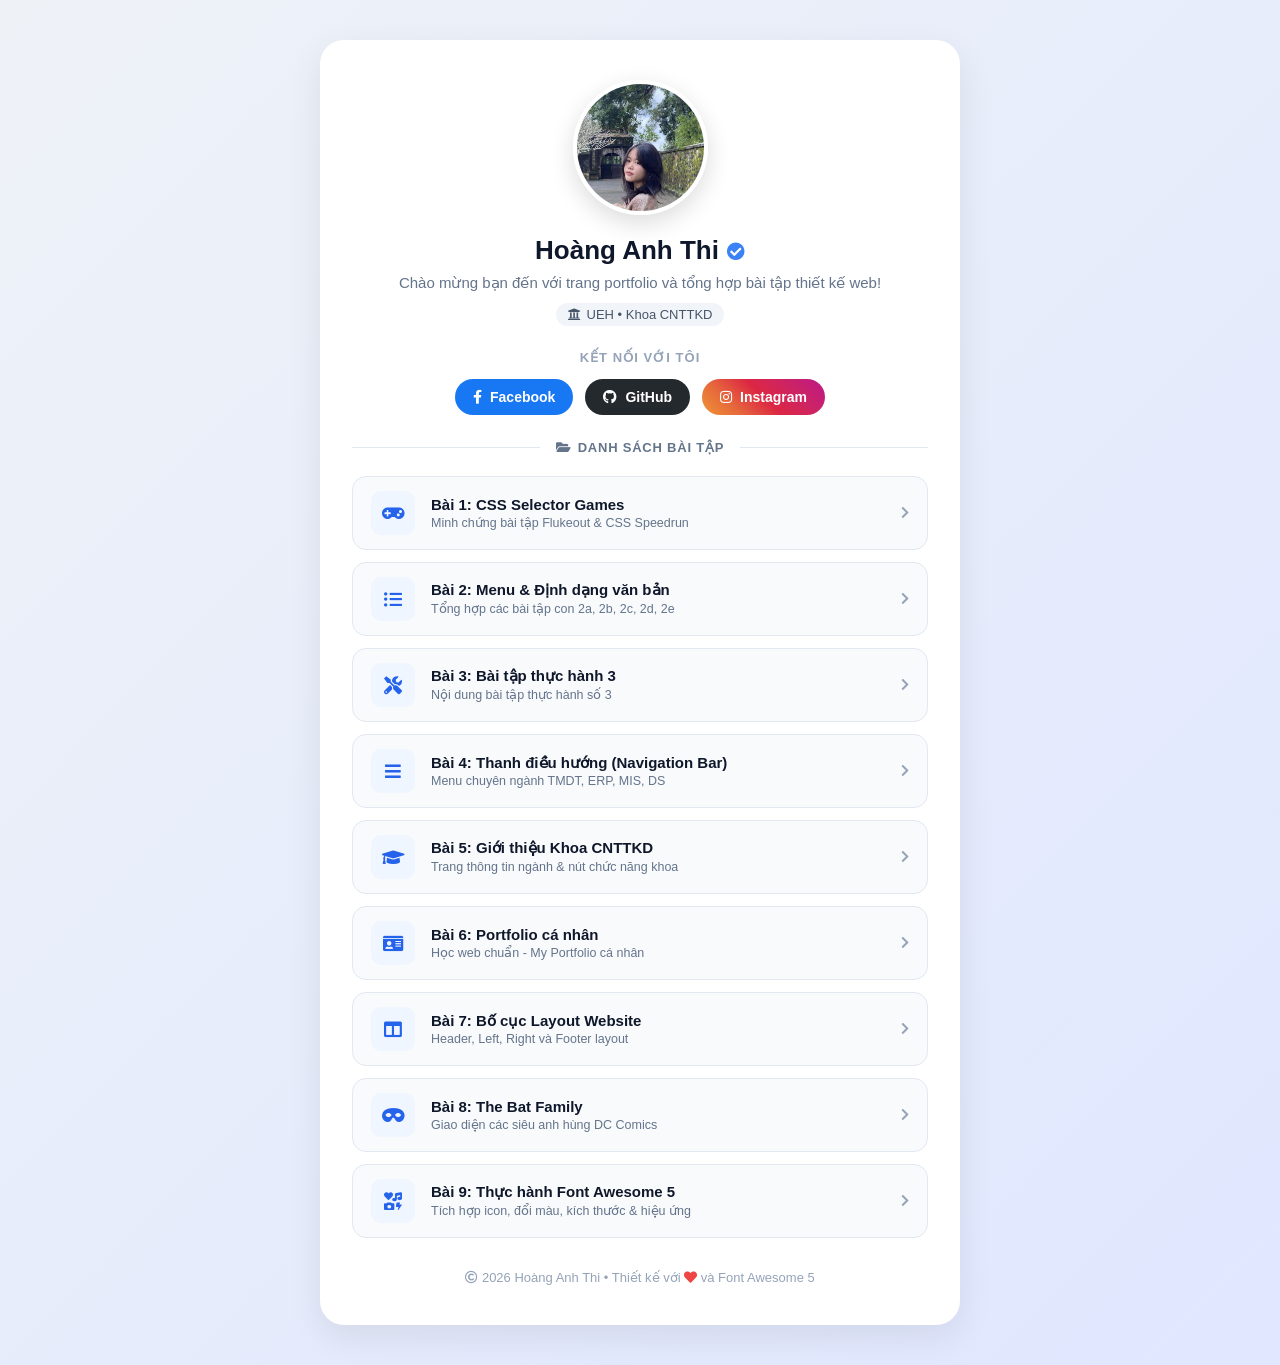
<file: index.html>
<!DOCTYPE html>
<html lang="vi">
<head>
    <meta charset="UTF-8">
    <meta name="viewport" content="width=device-width, initial-scale=1.0">
    <meta http-equiv="refresh" content="0; url=VeNha/">
    <title>Hoàng Anh Thi - Tuần 03</title>
    <script>
        window.location.replace("VeNha/");
    </script>
</head>
<body>
    <p>Đang chuyển hướng đến <a href="VeNha/">VeNha/</a>...</p>
</body>
</html>
</file>
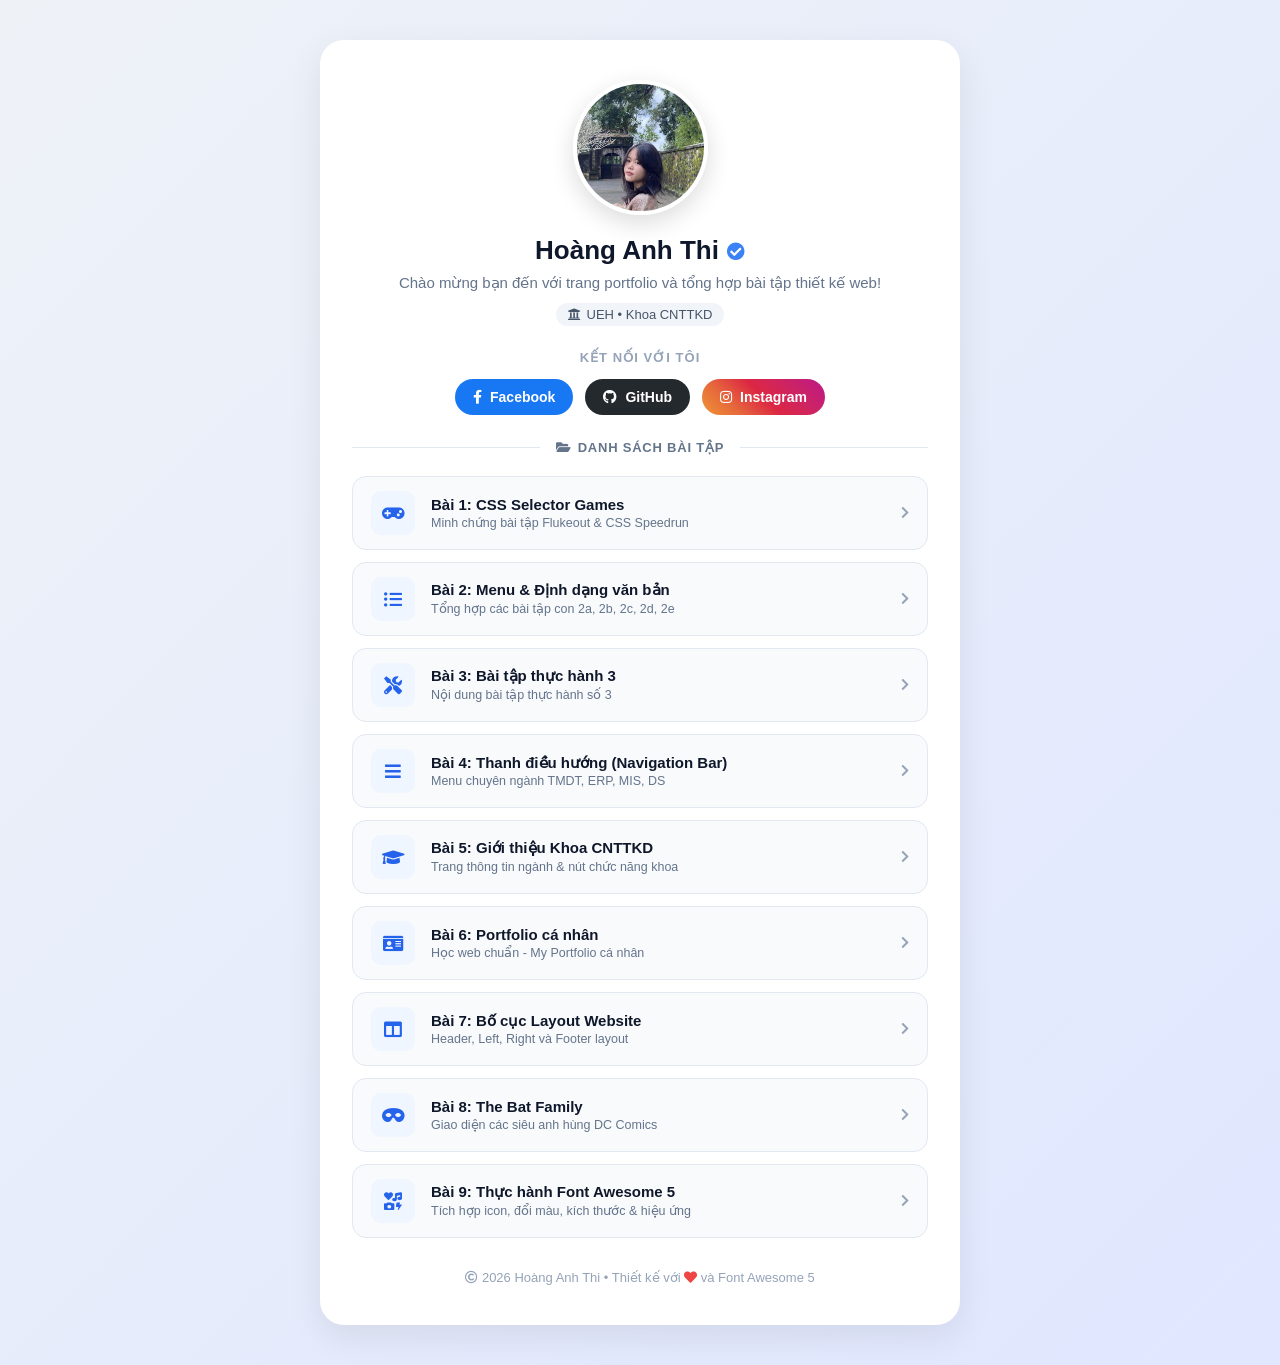
<file: VeNha/index.html>
<!DOCTYPE html>
<html lang="vi">
<head>
    <meta charset="UTF-8">
    <meta name="viewport" content="width=device-width, initial-scale=1.0">
    <title>Hoàng Anh Thi - Trang Cá Nhân & Danh Sách Bài Tập</title>
    <!-- Nhúng Font Awesome 5 CDN -->
    <link rel="stylesheet" href="https://cdnjs.cloudflare.com/ajax/libs/font-awesome/5.15.4/css/all.min.css">
    <style>
        * {
            box-sizing: border-box;
            margin: 0;
            padding: 0;
        }

        body {
            font-family: -apple-system, BlinkMacSystemFont, "Segoe UI", Roboto, Helvetica, Arial, sans-serif;
            background: linear-gradient(135deg, #eef2f7 0%, #e0e7ff 100%);
            min-height: 100vh;
            display: flex;
            justify-content: center;
            align-items: center;
            padding: 40px 16px;
            color: #1e293b;
        }

        .card-container {
            width: 100%;
            max-width: 640px;
            background: #ffffff;
            border-radius: 24px;
            padding: 40px 32px;
            box-shadow: 0 12px 35px rgba(0, 0, 0, 0.08);
            text-align: center;
        }

        /* 1. Phần Avatar & Thông tin cá nhân */
        .avatar-wrapper {
            display: inline-block;
            position: relative;
            margin-bottom: 16px;
        }

        .avatar {
            width: 135px;
            height: 135px;
            border-radius: 50%;
            object-fit: cover;
            object-position: center 35%;
            border: 4px solid #ffffff;
            box-shadow: 0 8px 24px rgba(0, 0, 0, 0.14);
            display: block;
            transition: transform 0.3s ease, box-shadow 0.3s ease;
        }

        .avatar:hover {
            transform: scale(1.05);
            box-shadow: 0 12px 28px rgba(0, 0, 0, 0.18);
        }

        .profile-name {
            font-size: 26px;
            font-weight: 800;
            color: #0f172a;
            margin-bottom: 6px;
            display: flex;
            align-items: center;
            justify-content: center;
            gap: 8px;
        }

        .verified-badge {
            color: #3b82f6;
            font-size: 18px;
        }

        .profile-bio {
            font-size: 15px;
            color: #64748b;
            line-height: 1.5;
            margin-bottom: 8px;
        }

        .profile-tag {
            display: inline-flex;
            align-items: center;
            gap: 6px;
            background: #f1f5f9;
            color: #475569;
            font-size: 13px;
            font-weight: 500;
            padding: 4px 12px;
            border-radius: 20px;
            margin-bottom: 24px;
        }

        /* 2. Các liên kết Mạng Xã Hội */
        .social-section {
            margin-bottom: 32px;
        }

        .social-title {
            font-size: 13px;
            font-weight: 700;
            text-transform: uppercase;
            letter-spacing: 0.08em;
            color: #94a3b8;
            margin-bottom: 14px;
        }

        .social-links {
            display: flex;
            justify-content: center;
            gap: 12px;
            flex-wrap: wrap;
        }

        .social-btn {
            display: inline-flex;
            align-items: center;
            gap: 8px;
            padding: 10px 18px;
            border-radius: 50px;
            text-decoration: none;
            font-size: 14px;
            font-weight: 600;
            color: #ffffff;
            transition: transform 0.25s ease, box-shadow 0.25s ease;
        }

        .social-btn:hover {
            transform: translateY(-3px);
            box-shadow: 0 8px 18px rgba(0, 0, 0, 0.15);
        }

        .social-fb {
            background-color: #1877f2;
        }

        .social-gh {
            background-color: #24292e;
        }

        .social-ig {
            background: linear-gradient(45deg, #f09433 0%, #e6683c 25%, #dc2743 50%, #cc2366 75%, #bc1888 100%);
        }

        /* Đường phân cách */
        .divider {
            height: 1px;
            background: #e2e8f0;
            margin: 28px 0;
            position: relative;
        }

        .divider-text {
            position: absolute;
            top: 50%;
            left: 50%;
            transform: translate(-50%, -50%);
            background: #ffffff;
            padding: 0 16px;
            font-size: 13px;
            font-weight: 700;
            color: #64748b;
            text-transform: uppercase;
            letter-spacing: 0.06em;
            display: flex;
            align-items: center;
            gap: 6px;
        }

        /* 3. Danh sách các nút liên kết bài tập */
        .exercise-list {
            display: flex;
            flex-direction: column;
            gap: 12px;
        }

        .btn-exercise {
            display: flex;
            align-items: center;
            padding: 14px 18px;
            background: #f8fafc;
            border: 1px solid #e2e8f0;
            border-radius: 14px;
            text-decoration: none;
            color: #1e293b;
            transition: all 0.25s ease;
        }

        .btn-exercise:hover {
            background: #ffffff;
            border-color: #3b82f6;
            box-shadow: 0 6px 18px rgba(59, 130, 246, 0.12);
            transform: translateX(4px);
        }

        .exercise-icon-box {
            width: 44px;
            height: 44px;
            border-radius: 10px;
            background: #eff6ff;
            color: #2563eb;
            display: flex;
            align-items: center;
            justify-content: center;
            font-size: 18px;
            margin-right: 16px;
            flex-shrink: 0;
            transition: background 0.2s, color 0.2s;
        }

        .btn-exercise:hover .exercise-icon-box {
            background: #2563eb;
            color: #ffffff;
        }

        .exercise-text {
            flex: 1;
            text-align: left;
        }

        .exercise-title {
            font-size: 15px;
            font-weight: 700;
            color: #0f172a;
            margin-bottom: 2px;
        }

        .exercise-sub {
            font-size: 12.5px;
            color: #64748b;
        }

        .exercise-arrow {
            color: #94a3b8;
            font-size: 13px;
            transition: transform 0.2s, color 0.2s;
            margin-left: 8px;
        }

        .btn-exercise:hover .exercise-arrow {
            color: #2563eb;
            transform: translateX(4px);
        }

        /* Footer */
        footer {
            margin-top: 32px;
            font-size: 13px;
            color: #94a3b8;
        }

        footer i.fa-heart {
            color: #ef4444;
        }
    </style>
</head>
<body>

    <div class="card-container">
        <!-- 1. Avatar & Thông tin cá nhân -->
        <div class="avatar-wrapper">
            <img src="avatar.jpg" alt="Avatar Hoàng Anh Thi" class="avatar">
        </div>

        <h1 class="profile-name">
            Hoàng Anh Thi <i class="fas fa-check-circle verified-badge" title="Đã xác minh"></i>
        </h1>
        <p class="profile-bio">Chào mừng bạn đến với trang portfolio và tổng hợp bài tập thiết kế web!</p>
        <div class="profile-tag">
            <i class="fas fa-university"></i> UEH • Khoa CNTTKD
        </div>

        <!-- 2. Mạng xã hội -->
        <div class="social-section">
            <div class="social-title">Kết nối với tôi</div>
            <div class="social-links">
                <a href="https://www.facebook.com/no1laimi/" target="_blank" rel="noopener noreferrer" class="social-btn social-fb">
                    <i class="fab fa-facebook-f"></i> Facebook
                </a>
                <a href="https://github.com/pumpomeo" target="_blank" rel="noopener noreferrer" class="social-btn social-gh">
                    <i class="fab fa-github"></i> GitHub
                </a>
                <a href="https://www.instagram.com/pumpowhat" target="_blank" rel="noopener noreferrer" class="social-btn social-ig">
                    <i class="fab fa-instagram"></i> Instagram
                </a>
            </div>
        </div>

        <!-- Phân cách -->
        <div class="divider">
            <span class="divider-text">
                <i class="fas fa-folder-open"></i> Danh Sách Bài Tập
            </span>
        </div>

        <!-- 3. Các button link với các bài HTML -->
        <div class="exercise-list">
            <!-- Bài 1 -->
            <a href="Bai1.html" class="btn-exercise">
                <div class="exercise-icon-box">
                    <i class="fas fa-gamepad"></i>
                </div>
                <div class="exercise-text">
                    <div class="exercise-title">Bài 1: CSS Selector Games</div>
                    <div class="exercise-sub">Minh chứng bài tập Flukeout & CSS Speedrun</div>
                </div>
                <i class="fas fa-chevron-right exercise-arrow"></i>
            </a>

            <!-- Bài 2 -->
            <a href="Bai2.html" class="btn-exercise">
                <div class="exercise-icon-box">
                    <i class="fas fa-list-ul"></i>
                </div>
                <div class="exercise-text">
                    <div class="exercise-title">Bài 2: Menu & Định dạng văn bản</div>
                    <div class="exercise-sub">Tổng hợp các bài tập con 2a, 2b, 2c, 2d, 2e</div>
                </div>
                <i class="fas fa-chevron-right exercise-arrow"></i>
            </a>

            <!-- Bài 3 -->
            <a href="Bai3.html" class="btn-exercise">
                <div class="exercise-icon-box">
                    <i class="fas fa-tools"></i>
                </div>
                <div class="exercise-text">
                    <div class="exercise-title">Bài 3: Bài tập thực hành 3</div>
                    <div class="exercise-sub">Nội dung bài tập thực hành số 3</div>
                </div>
                <i class="fas fa-chevron-right exercise-arrow"></i>
            </a>

            <!-- Bài 4 -->
            <a href="Bai4.html" class="btn-exercise">
                <div class="exercise-icon-box">
                    <i class="fas fa-bars"></i>
                </div>
                <div class="exercise-text">
                    <div class="exercise-title">Bài 4: Thanh điều hướng (Navigation Bar)</div>
                    <div class="exercise-sub">Menu chuyên ngành TMDT, ERP, MIS, DS</div>
                </div>
                <i class="fas fa-chevron-right exercise-arrow"></i>
            </a>

            <!-- Bài 5 -->
            <a href="Bai5.html" class="btn-exercise">
                <div class="exercise-icon-box">
                    <i class="fas fa-graduation-cap"></i>
                </div>
                <div class="exercise-text">
                    <div class="exercise-title">Bài 5: Giới thiệu Khoa CNTTKD</div>
                    <div class="exercise-sub">Trang thông tin ngành & nút chức năng khoa</div>
                </div>
                <i class="fas fa-chevron-right exercise-arrow"></i>
            </a>

            <!-- Bài 6 -->
            <a href="Bai6.html" class="btn-exercise">
                <div class="exercise-icon-box">
                    <i class="fas fa-id-card"></i>
                </div>
                <div class="exercise-text">
                    <div class="exercise-title">Bài 6: Portfolio cá nhân</div>
                    <div class="exercise-sub">Học web chuẩn - My Portfolio cá nhân</div>
                </div>
                <i class="fas fa-chevron-right exercise-arrow"></i>
            </a>

            <!-- Bài 7 -->
            <a href="Bai7.html" class="btn-exercise">
                <div class="exercise-icon-box">
                    <i class="fas fa-columns"></i>
                </div>
                <div class="exercise-text">
                    <div class="exercise-title">Bài 7: Bố cục Layout Website</div>
                    <div class="exercise-sub">Header, Left, Right và Footer layout</div>
                </div>
                <i class="fas fa-chevron-right exercise-arrow"></i>
            </a>

            <!-- Bài 8 -->
            <a href="Bai8.html" class="btn-exercise">
                <div class="exercise-icon-box">
                    <i class="fas fa-mask"></i>
                </div>
                <div class="exercise-text">
                    <div class="exercise-title">Bài 8: The Bat Family</div>
                    <div class="exercise-sub">Giao diện các siêu anh hùng DC Comics</div>
                </div>
                <i class="fas fa-chevron-right exercise-arrow"></i>
            </a>

            <!-- Bài 9 -->
            <a href="Bai9.html" class="btn-exercise">
                <div class="exercise-icon-box">
                    <i class="fas fa-icons"></i>
                </div>
                <div class="exercise-text">
                    <div class="exercise-title">Bài 9: Thực hành Font Awesome 5</div>
                    <div class="exercise-sub">Tích hợp icon, đổi màu, kích thước & hiệu ứng</div>
                </div>
                <i class="fas fa-chevron-right exercise-arrow"></i>
            </a>
        </div>

        <!-- Footer -->
        <footer>
            <p><i class="far fa-copyright"></i> 2026 Hoàng Anh Thi • Thiết kế với <i class="fas fa-heart"></i> và Font Awesome 5</p>
        </footer>
    </div>

</body>
</html>
</file>
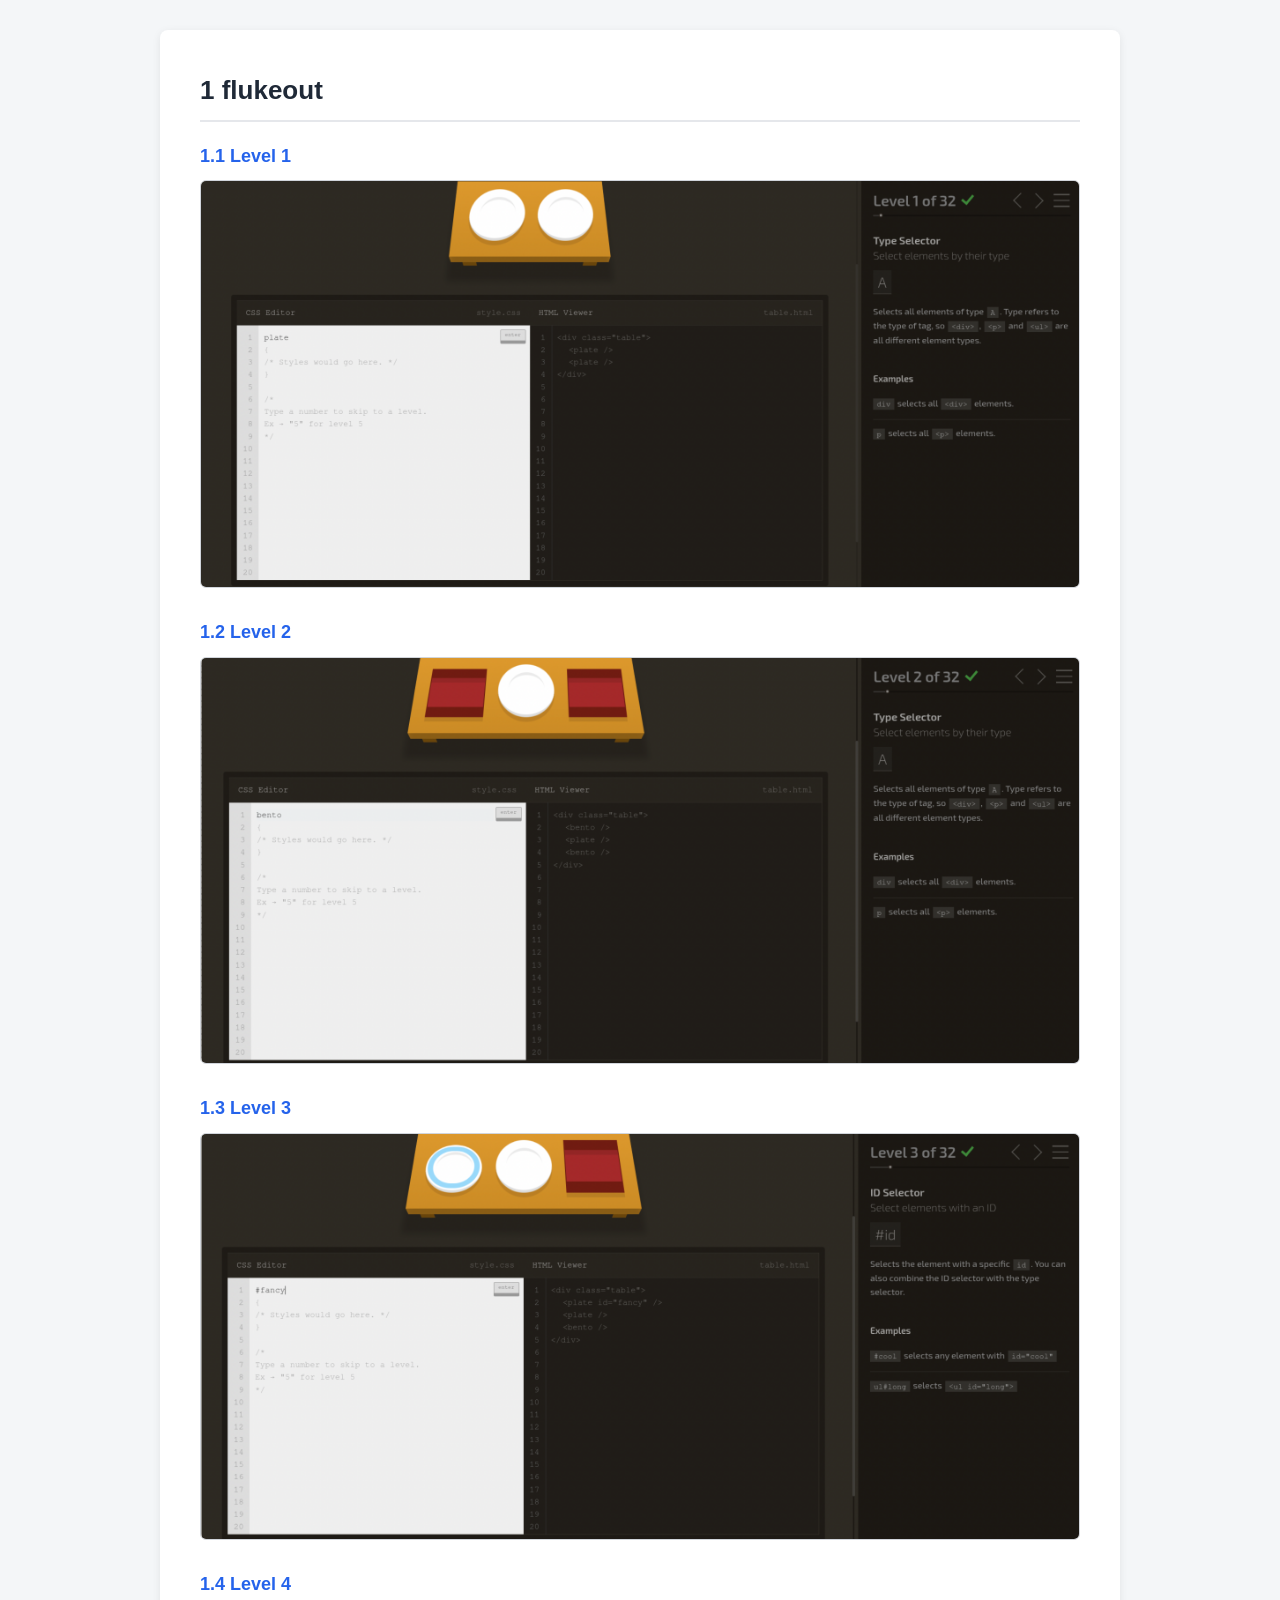
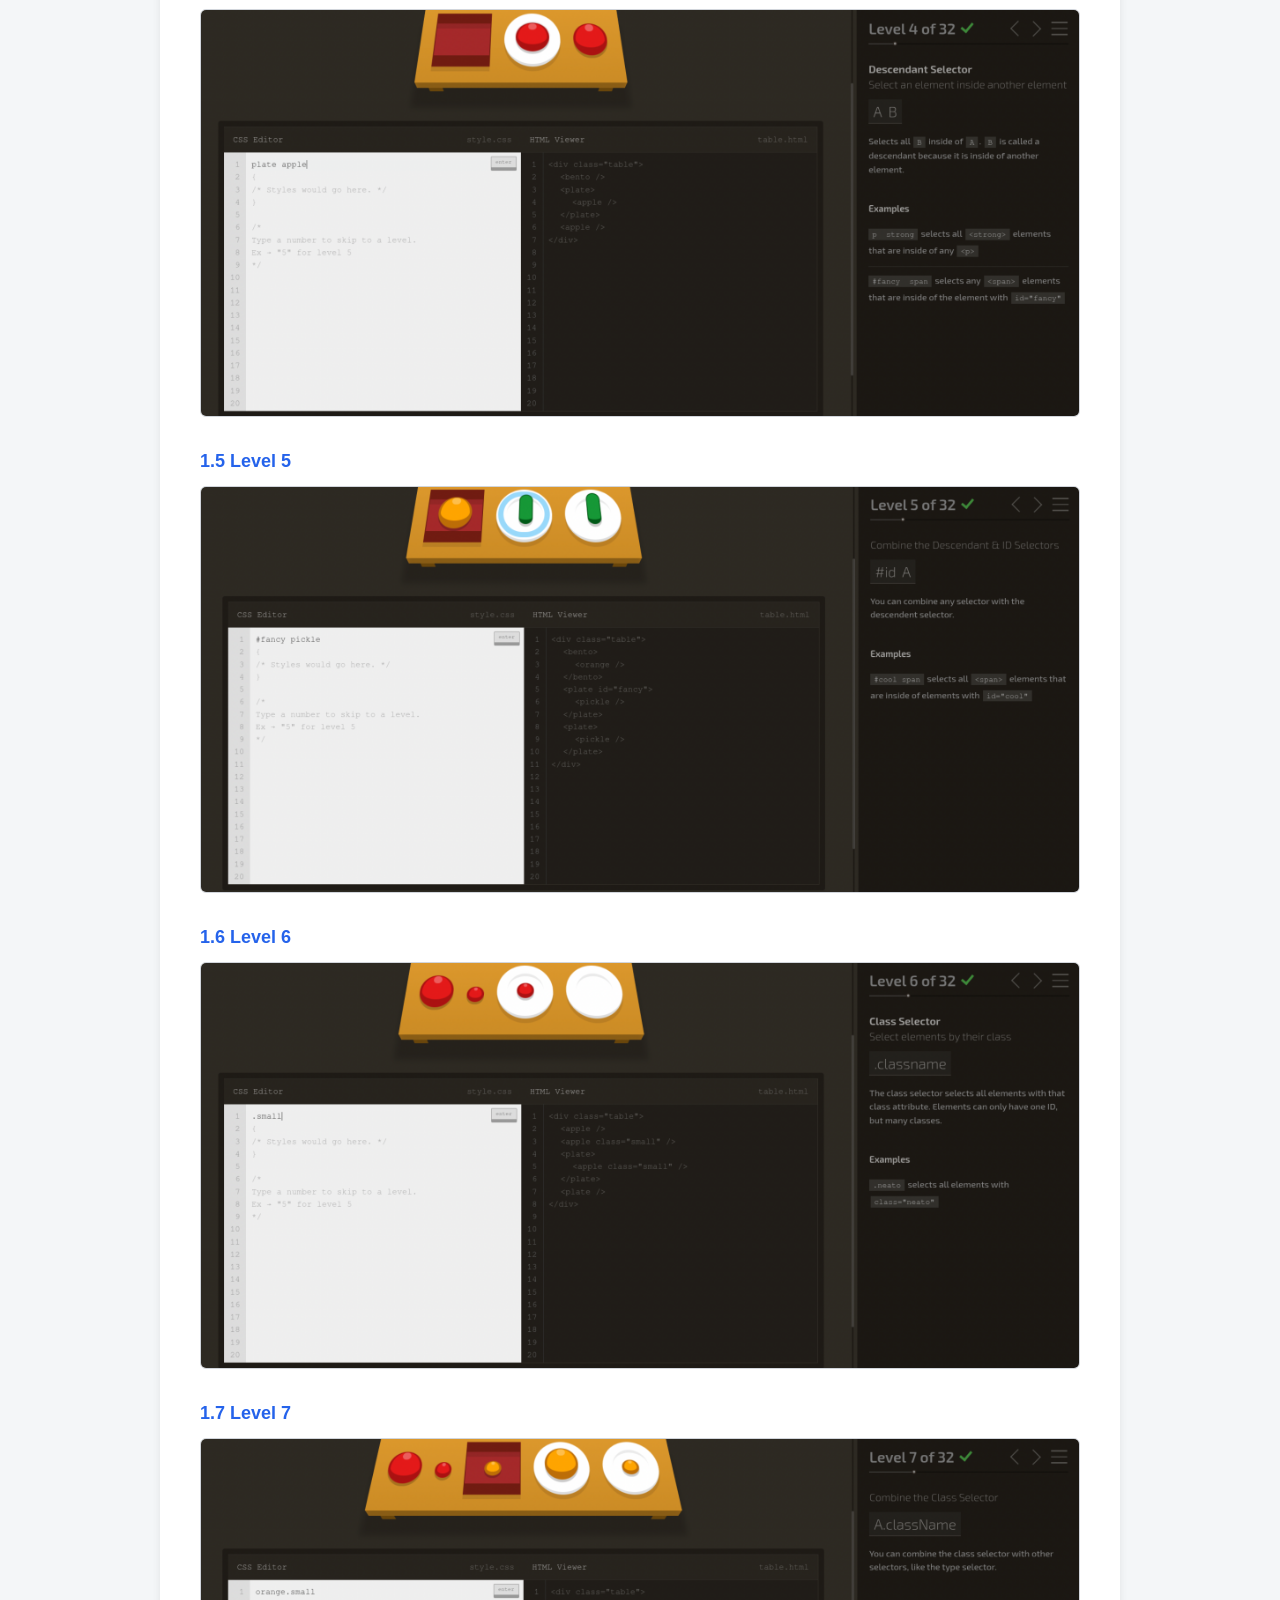
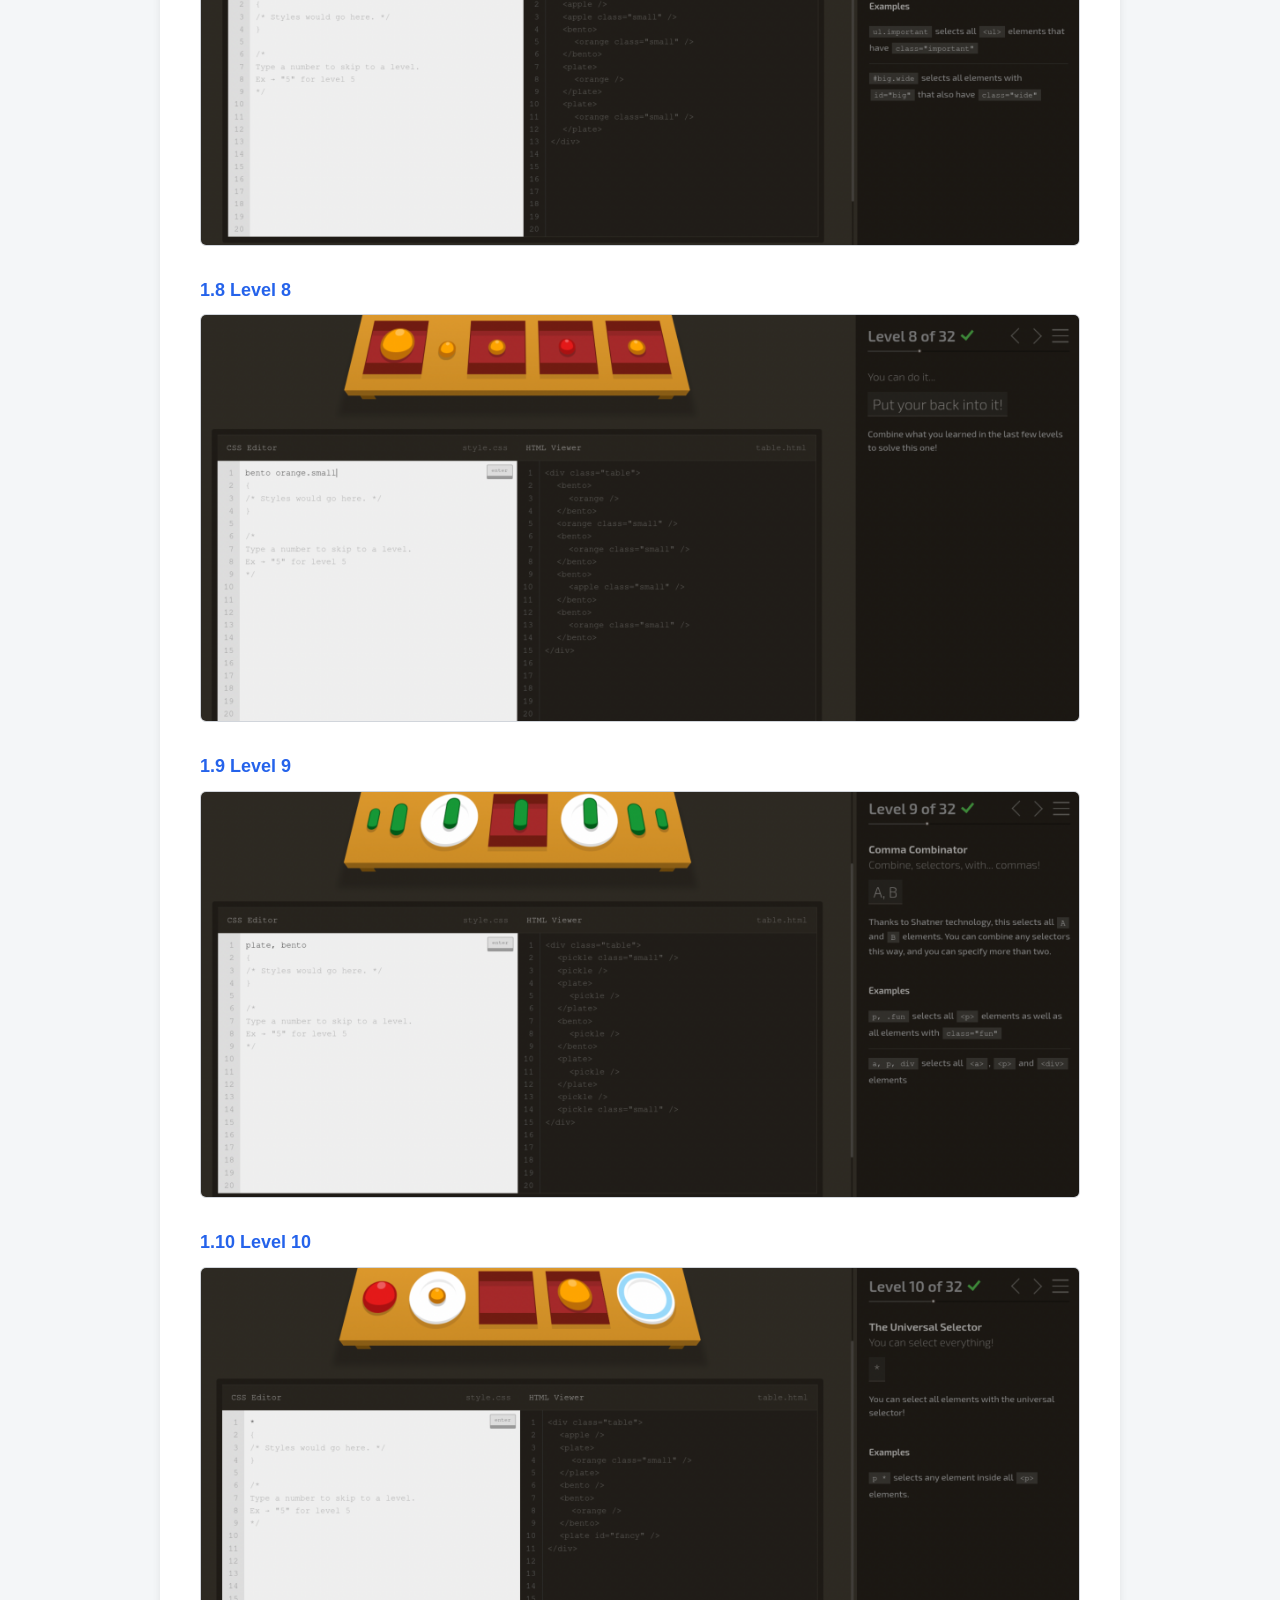
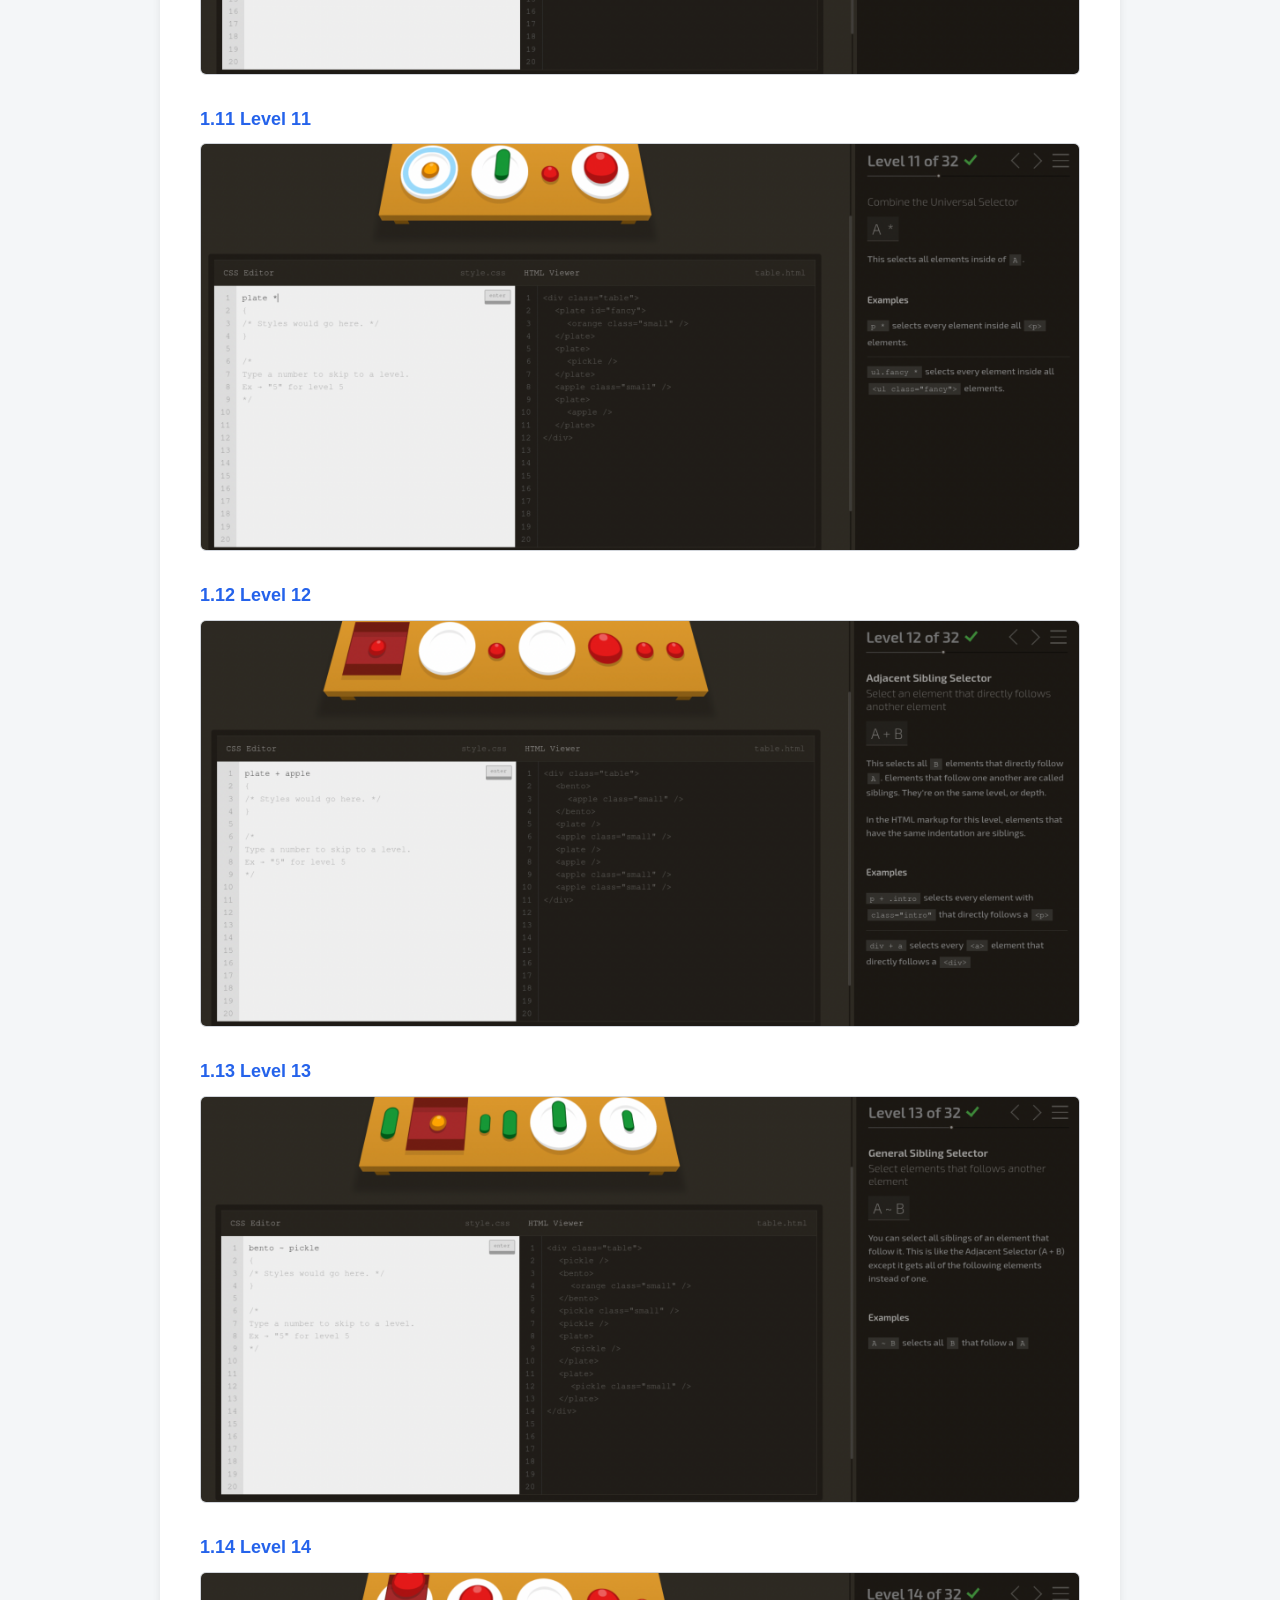
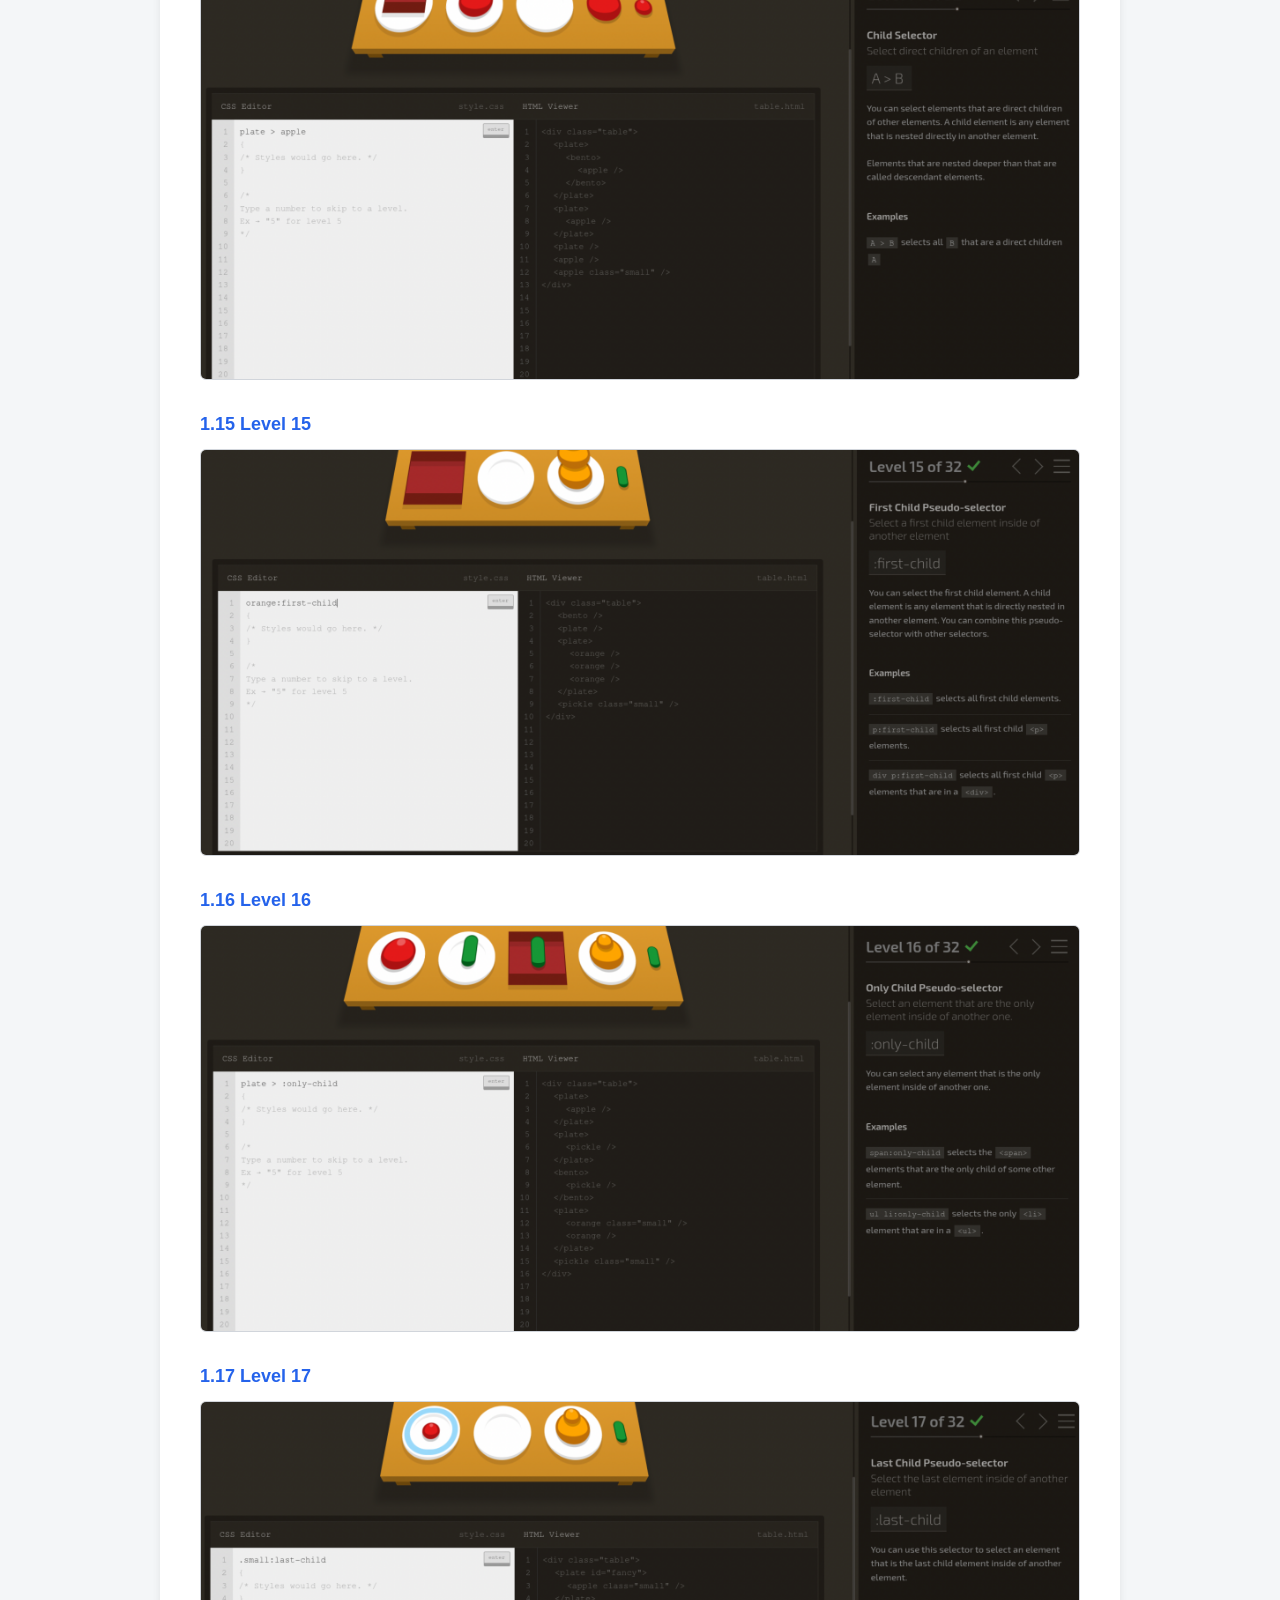
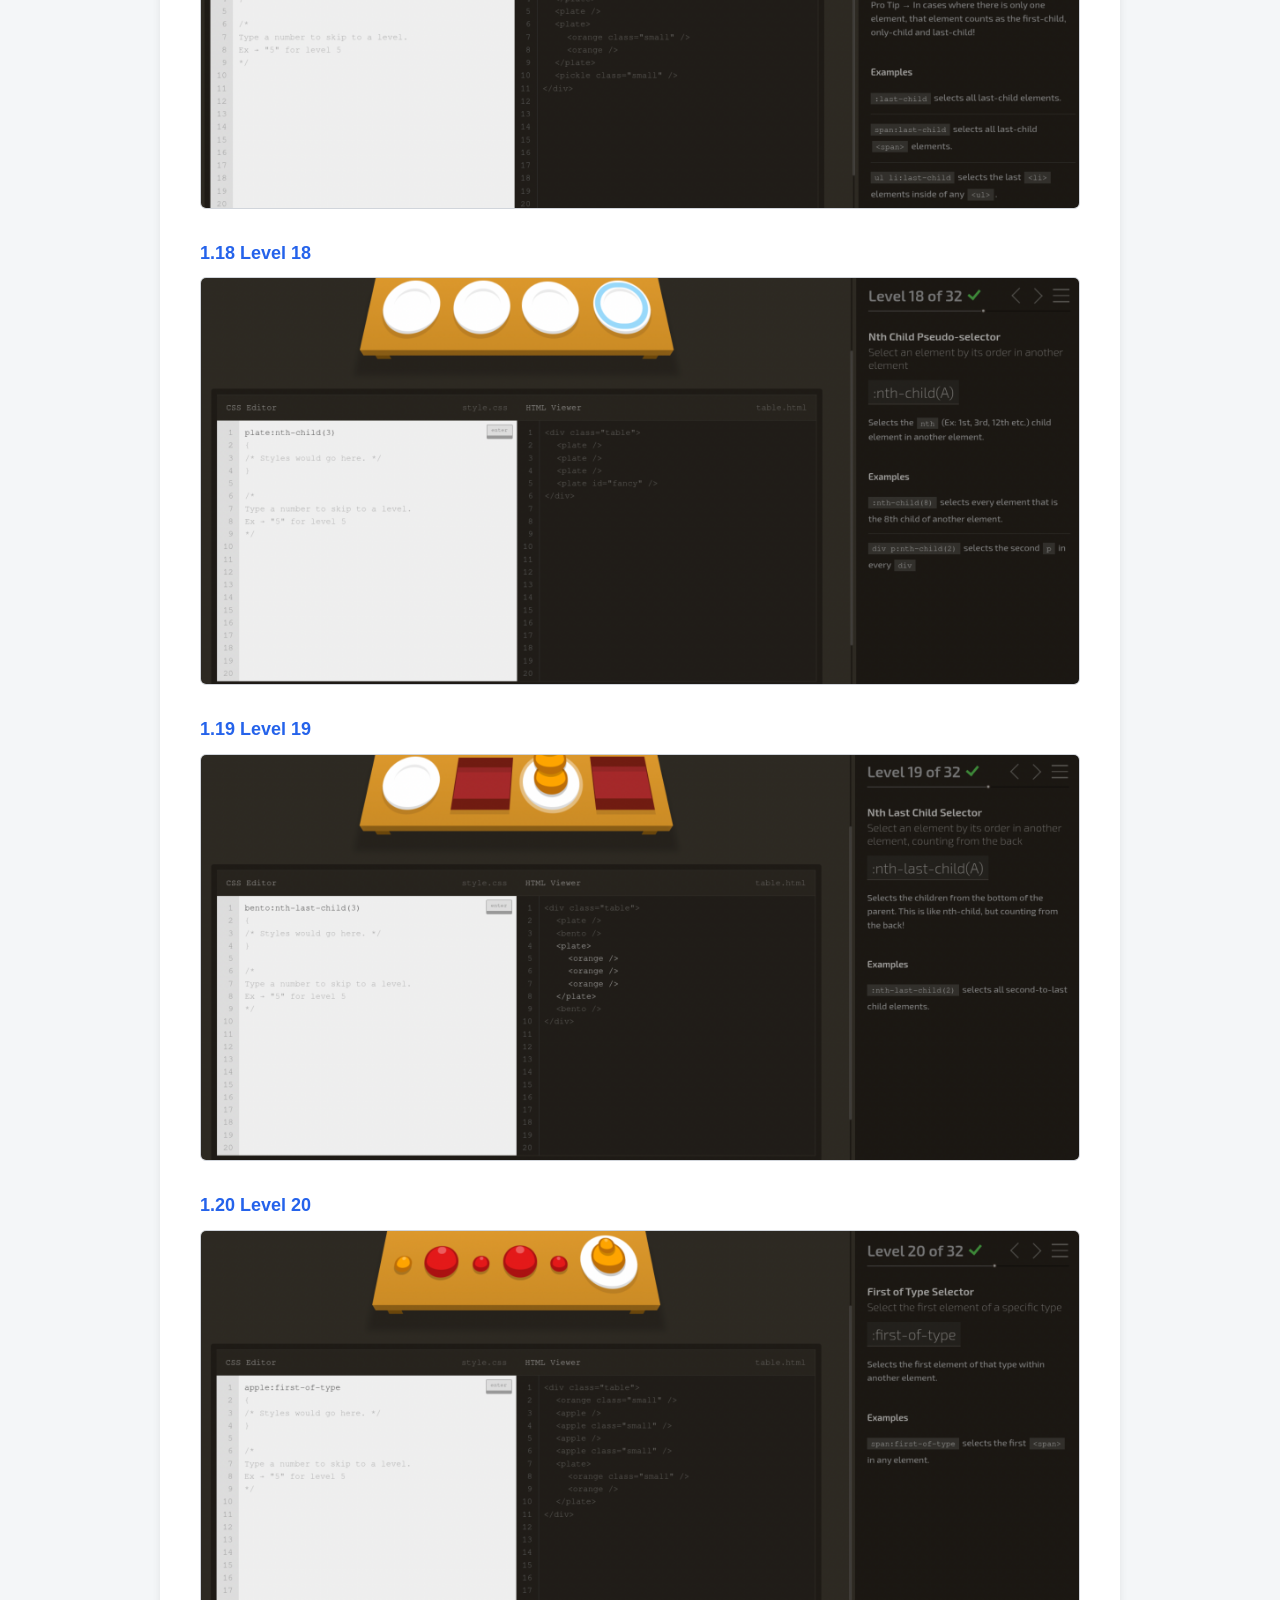
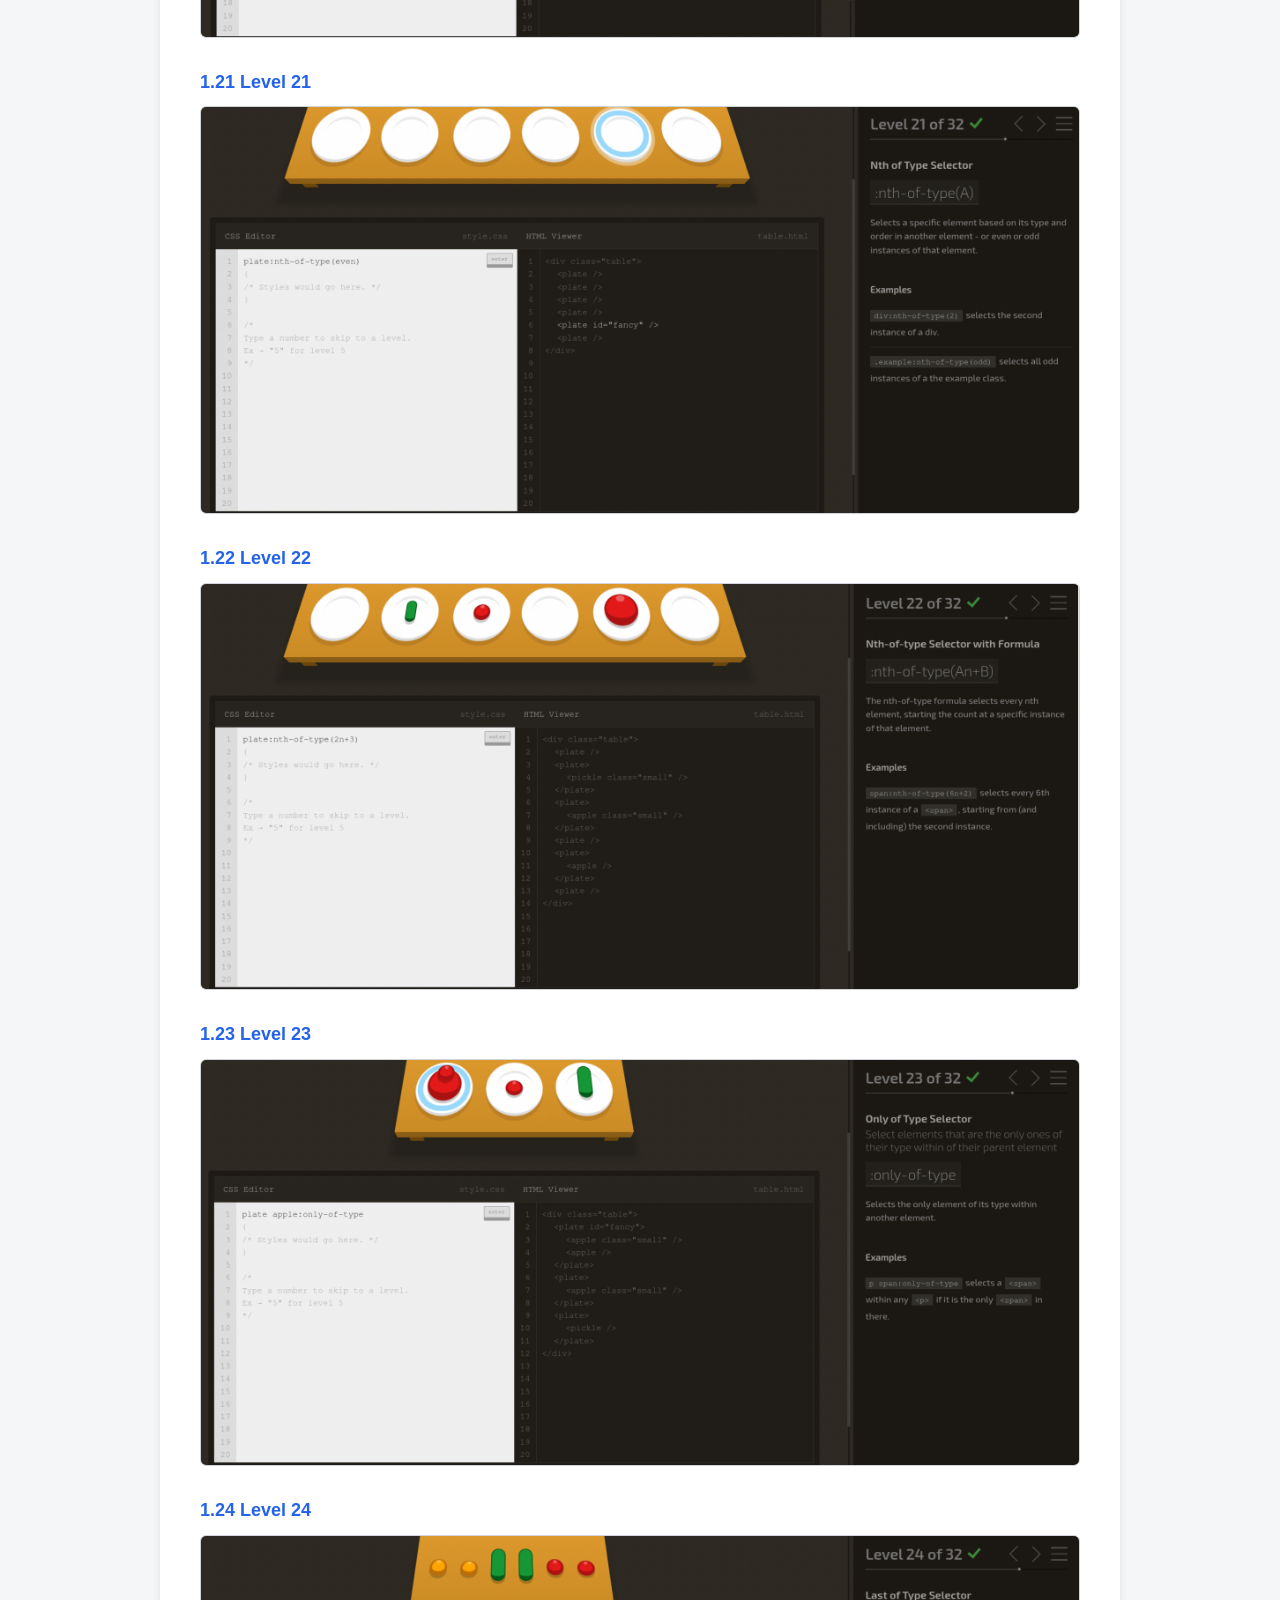
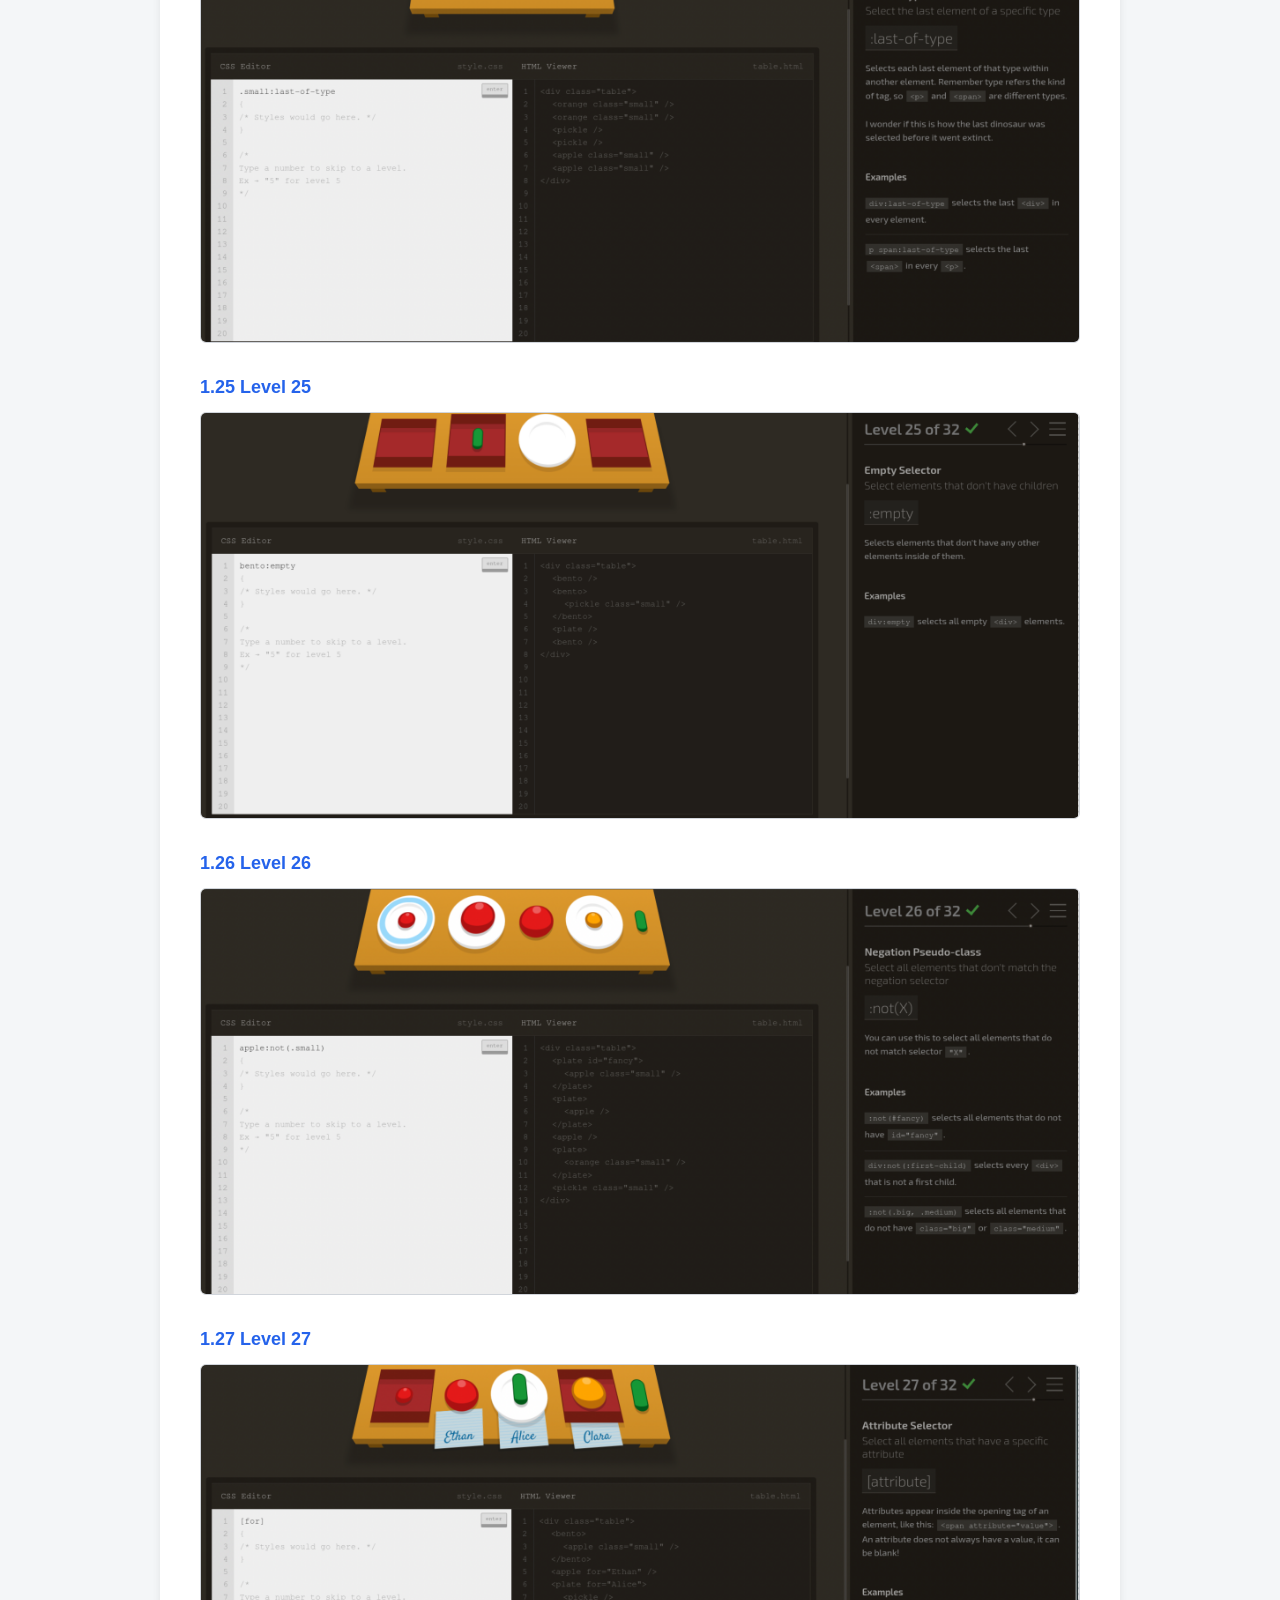
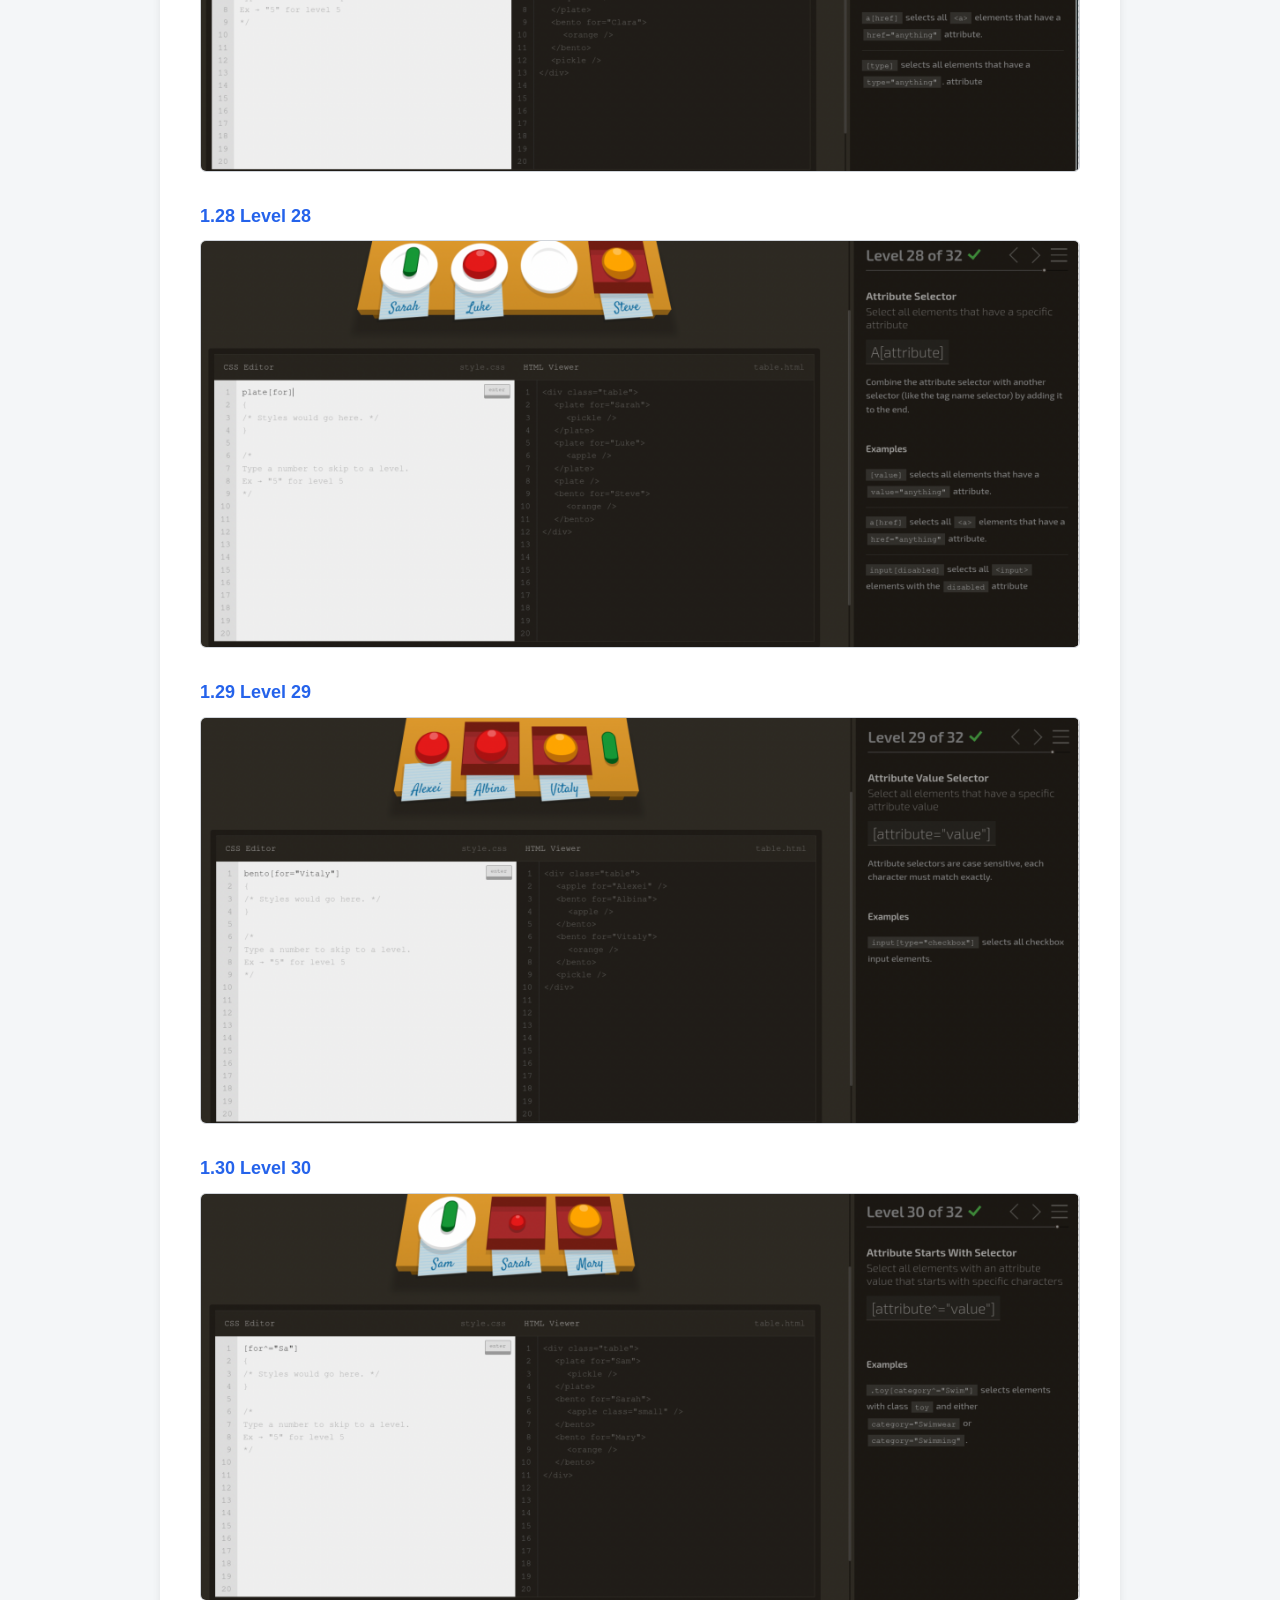
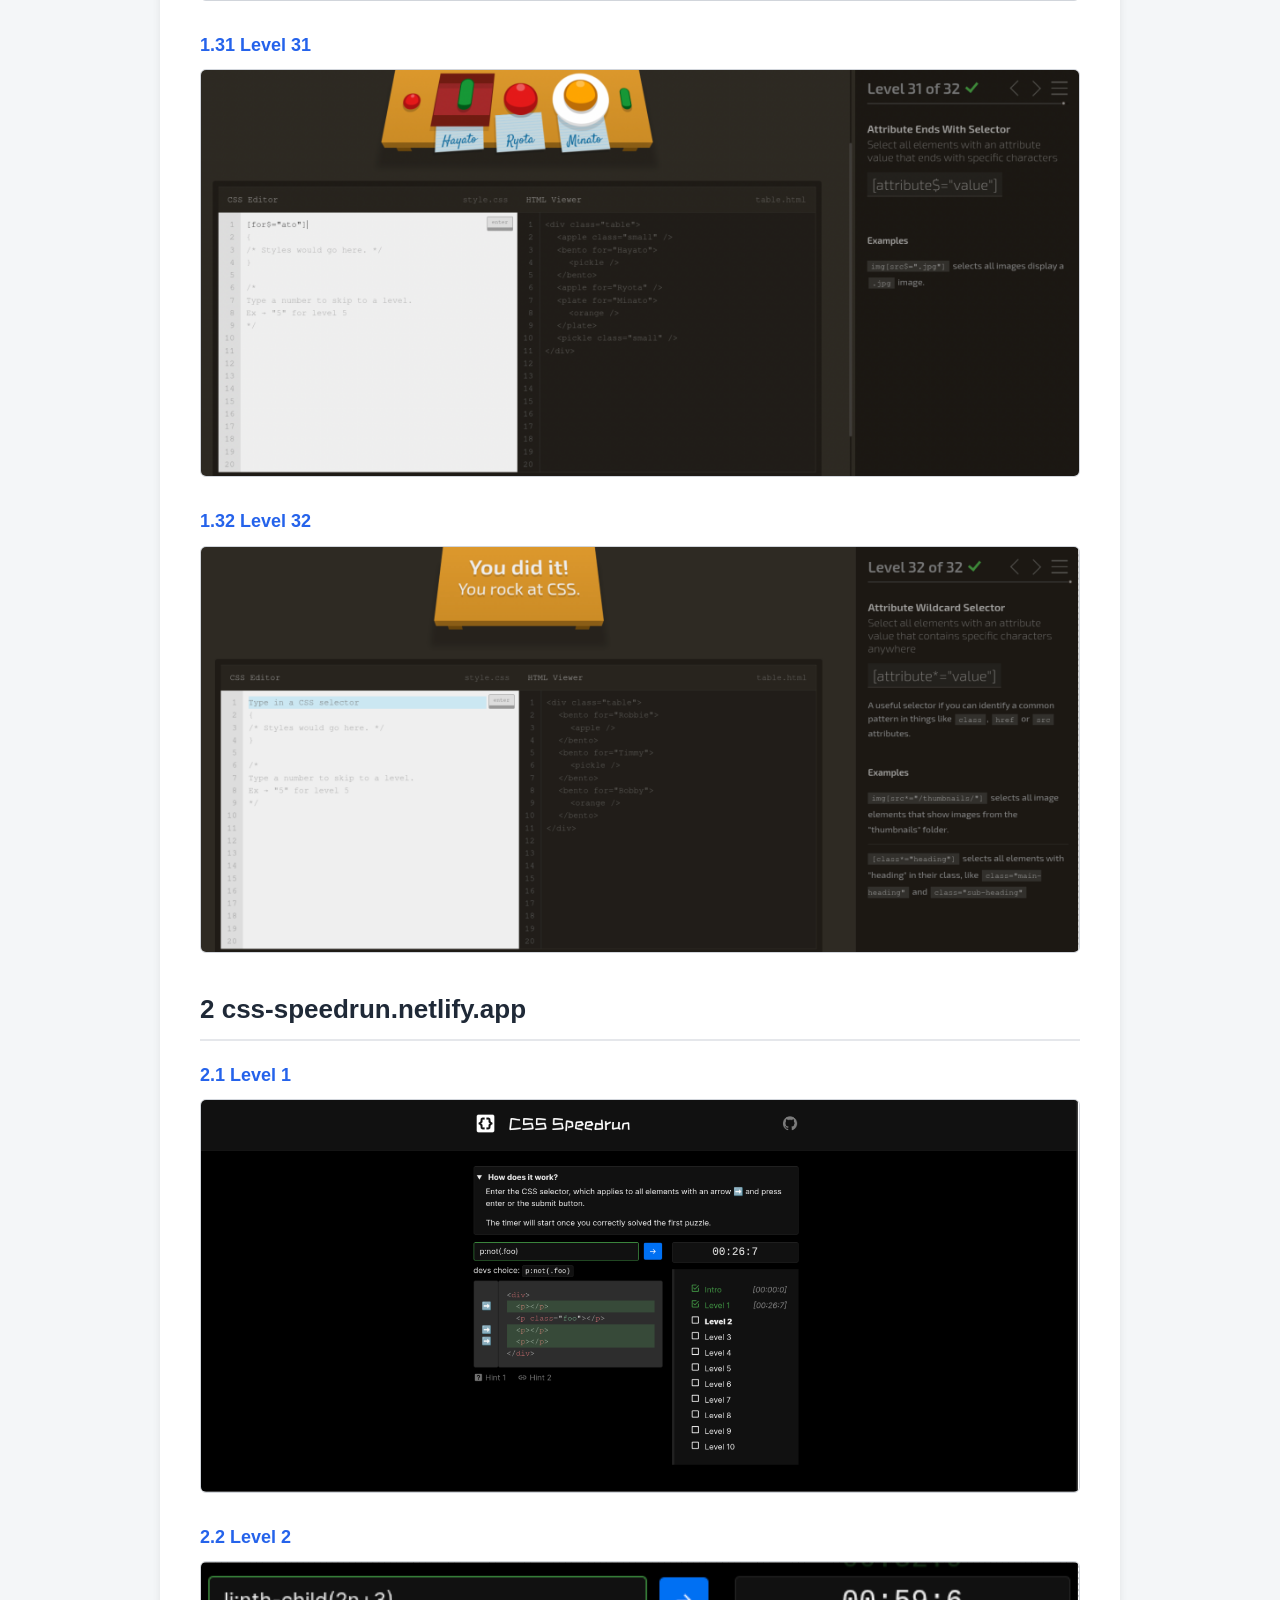
<file: VeNha/Bai1.html>
<!DOCTYPE html>
<html lang="vi">
<head>
    <meta charset="UTF-8">
    <meta name="viewport" content="width=device-width, initial-scale=1.0">
    <title>Bài 1 - flukeout & css-speedrun</title>
    <style>
        * {
            box-sizing: border-box;
            margin: 0;
            padding: 0;
        }

        body {
            font-family: Arial, Helvetica, sans-serif;
            line-height: 1.6;
            color: #333333;
            background-color: #f4f6f8;
            padding: 30px 20px;
        }

        .container {
            max-width: 960px;
            margin: 0 auto;
            background-color: #ffffff;
            padding: 40px;
            border-radius: 8px;
            box-shadow: 0 2px 8px rgba(0, 0, 0, 0.08);
        }

        h1 {
            font-size: 26px;
            color: #1f2937;
            margin: 36px 0 20px 0;
            padding-bottom: 8px;
            border-bottom: 2px solid #e5e7eb;
        }

        .container > h1:first-child {
            margin-top: 0;
        }

        h2 {
            font-size: 18px;
            color: #2563eb;
            margin: 20px 0 10px 0;
        }

        .level-item {
            margin-bottom: 30px;
        }

        .level-item img {
            width: 100%;
            max-width: 100%;
            height: auto;
            display: block;
            border: 1px solid #d1d5db;
            border-radius: 6px;
        }
    </style>
</head>
<body>
    <div class="container">
        <h1>1 flukeout</h1>
        <div class="level-item">
            <h2>1.1 Level 1</h2>
            <img src="flukeout/level_1.png" alt="Flukeout Level 1" loading="lazy">
        </div>
        <div class="level-item">
            <h2>1.2 Level 2</h2>
            <img src="flukeout/level_2.png" alt="Flukeout Level 2" loading="lazy">
        </div>
        <div class="level-item">
            <h2>1.3 Level 3</h2>
            <img src="flukeout/level_3.png" alt="Flukeout Level 3" loading="lazy">
        </div>
        <div class="level-item">
            <h2>1.4 Level 4</h2>
            <img src="flukeout/level_4.png" alt="Flukeout Level 4" loading="lazy">
        </div>
        <div class="level-item">
            <h2>1.5 Level 5</h2>
            <img src="flukeout/level_5.png" alt="Flukeout Level 5" loading="lazy">
        </div>
        <div class="level-item">
            <h2>1.6 Level 6</h2>
            <img src="flukeout/level_6.png" alt="Flukeout Level 6" loading="lazy">
        </div>
        <div class="level-item">
            <h2>1.7 Level 7</h2>
            <img src="flukeout/level_7.png" alt="Flukeout Level 7" loading="lazy">
        </div>
        <div class="level-item">
            <h2>1.8 Level 8</h2>
            <img src="flukeout/level_8.png" alt="Flukeout Level 8" loading="lazy">
        </div>
        <div class="level-item">
            <h2>1.9 Level 9</h2>
            <img src="flukeout/level_9.png" alt="Flukeout Level 9" loading="lazy">
        </div>
        <div class="level-item">
            <h2>1.10 Level 10</h2>
            <img src="flukeout/level_10.png" alt="Flukeout Level 10" loading="lazy">
        </div>
        <div class="level-item">
            <h2>1.11 Level 11</h2>
            <img src="flukeout/level_11.png" alt="Flukeout Level 11" loading="lazy">
        </div>
        <div class="level-item">
            <h2>1.12 Level 12</h2>
            <img src="flukeout/level_12.png" alt="Flukeout Level 12" loading="lazy">
        </div>
        <div class="level-item">
            <h2>1.13 Level 13</h2>
            <img src="flukeout/level_13.png" alt="Flukeout Level 13" loading="lazy">
        </div>
        <div class="level-item">
            <h2>1.14 Level 14</h2>
            <img src="flukeout/level_14.png" alt="Flukeout Level 14" loading="lazy">
        </div>
        <div class="level-item">
            <h2>1.15 Level 15</h2>
            <img src="flukeout/level_15.png" alt="Flukeout Level 15" loading="lazy">
        </div>
        <div class="level-item">
            <h2>1.16 Level 16</h2>
            <img src="flukeout/level_16.png" alt="Flukeout Level 16" loading="lazy">
        </div>
        <div class="level-item">
            <h2>1.17 Level 17</h2>
            <img src="flukeout/level_17.png" alt="Flukeout Level 17" loading="lazy">
        </div>
        <div class="level-item">
            <h2>1.18 Level 18</h2>
            <img src="flukeout/level_18.png" alt="Flukeout Level 18" loading="lazy">
        </div>
        <div class="level-item">
            <h2>1.19 Level 19</h2>
            <img src="flukeout/level_19.png" alt="Flukeout Level 19" loading="lazy">
        </div>
        <div class="level-item">
            <h2>1.20 Level 20</h2>
            <img src="flukeout/level_20.png" alt="Flukeout Level 20" loading="lazy">
        </div>
        <div class="level-item">
            <h2>1.21 Level 21</h2>
            <img src="flukeout/level_21.png" alt="Flukeout Level 21" loading="lazy">
        </div>
        <div class="level-item">
            <h2>1.22 Level 22</h2>
            <img src="flukeout/level_22.png" alt="Flukeout Level 22" loading="lazy">
        </div>
        <div class="level-item">
            <h2>1.23 Level 23</h2>
            <img src="flukeout/level_23.png" alt="Flukeout Level 23" loading="lazy">
        </div>
        <div class="level-item">
            <h2>1.24 Level 24</h2>
            <img src="flukeout/level_24.png" alt="Flukeout Level 24" loading="lazy">
        </div>
        <div class="level-item">
            <h2>1.25 Level 25</h2>
            <img src="flukeout/level_25.png" alt="Flukeout Level 25" loading="lazy">
        </div>
        <div class="level-item">
            <h2>1.26 Level 26</h2>
            <img src="flukeout/level_26.png" alt="Flukeout Level 26" loading="lazy">
        </div>
        <div class="level-item">
            <h2>1.27 Level 27</h2>
            <img src="flukeout/level_27.png" alt="Flukeout Level 27" loading="lazy">
        </div>
        <div class="level-item">
            <h2>1.28 Level 28</h2>
            <img src="flukeout/level_28.png" alt="Flukeout Level 28" loading="lazy">
        </div>
        <div class="level-item">
            <h2>1.29 Level 29</h2>
            <img src="flukeout/level_29.png" alt="Flukeout Level 29" loading="lazy">
        </div>
        <div class="level-item">
            <h2>1.30 Level 30</h2>
            <img src="flukeout/level_30.png" alt="Flukeout Level 30" loading="lazy">
        </div>
        <div class="level-item">
            <h2>1.31 Level 31</h2>
            <img src="flukeout/level_31.png" alt="Flukeout Level 31" loading="lazy">
        </div>
        <div class="level-item">
            <h2>1.32 Level 32</h2>
            <img src="flukeout/level_32.png" alt="Flukeout Level 32" loading="lazy">
        </div>

        <h1>2 css-speedrun.netlify.app</h1>
        <div class="level-item">
            <h2>2.1 Level 1</h2>
            <img src="css-speedrun.netlify.app/level_1.png" alt="CSS Speedrun Level 1" loading="lazy">
        </div>
        <div class="level-item">
            <h2>2.2 Level 2</h2>
            <img src="css-speedrun.netlify.app/level_2.png" alt="CSS Speedrun Level 2" loading="lazy">
        </div>
        <div class="level-item">
            <h2>2.3 Level 3</h2>
            <img src="css-speedrun.netlify.app/level_3.png" alt="CSS Speedrun Level 3" loading="lazy">
        </div>
        <div class="level-item">
            <h2>2.4 Level 4</h2>
            <img src="css-speedrun.netlify.app/level_4.png" alt="CSS Speedrun Level 4" loading="lazy">
        </div>
        <div class="level-item">
            <h2>2.5 Level 5</h2>
            <img src="css-speedrun.netlify.app/level_5.png" alt="CSS Speedrun Level 5" loading="lazy">
        </div>
        <div class="level-item">
            <h2>2.6 Level 6</h2>
            <img src="css-speedrun.netlify.app/level_6.png" alt="CSS Speedrun Level 6" loading="lazy">
        </div>
        <div class="level-item">
            <h2>2.7 Level 7</h2>
            <img src="css-speedrun.netlify.app/level_7.png" alt="CSS Speedrun Level 7" loading="lazy">
        </div>
        <div class="level-item">
            <h2>2.8 Level 8</h2>
            <img src="css-speedrun.netlify.app/level_8.png" alt="CSS Speedrun Level 8" loading="lazy">
        </div>
        <div class="level-item">
            <h2>2.9 Level 9</h2>
            <img src="css-speedrun.netlify.app/level_9.png" alt="CSS Speedrun Level 9" loading="lazy">
        </div>
        <div class="level-item">
            <h2>2.10 Level 10</h2>
            <img src="css-speedrun.netlify.app/level_10.png" alt="CSS Speedrun Level 10" loading="lazy">
        </div>
    </div>
</body>
</html>
</file>
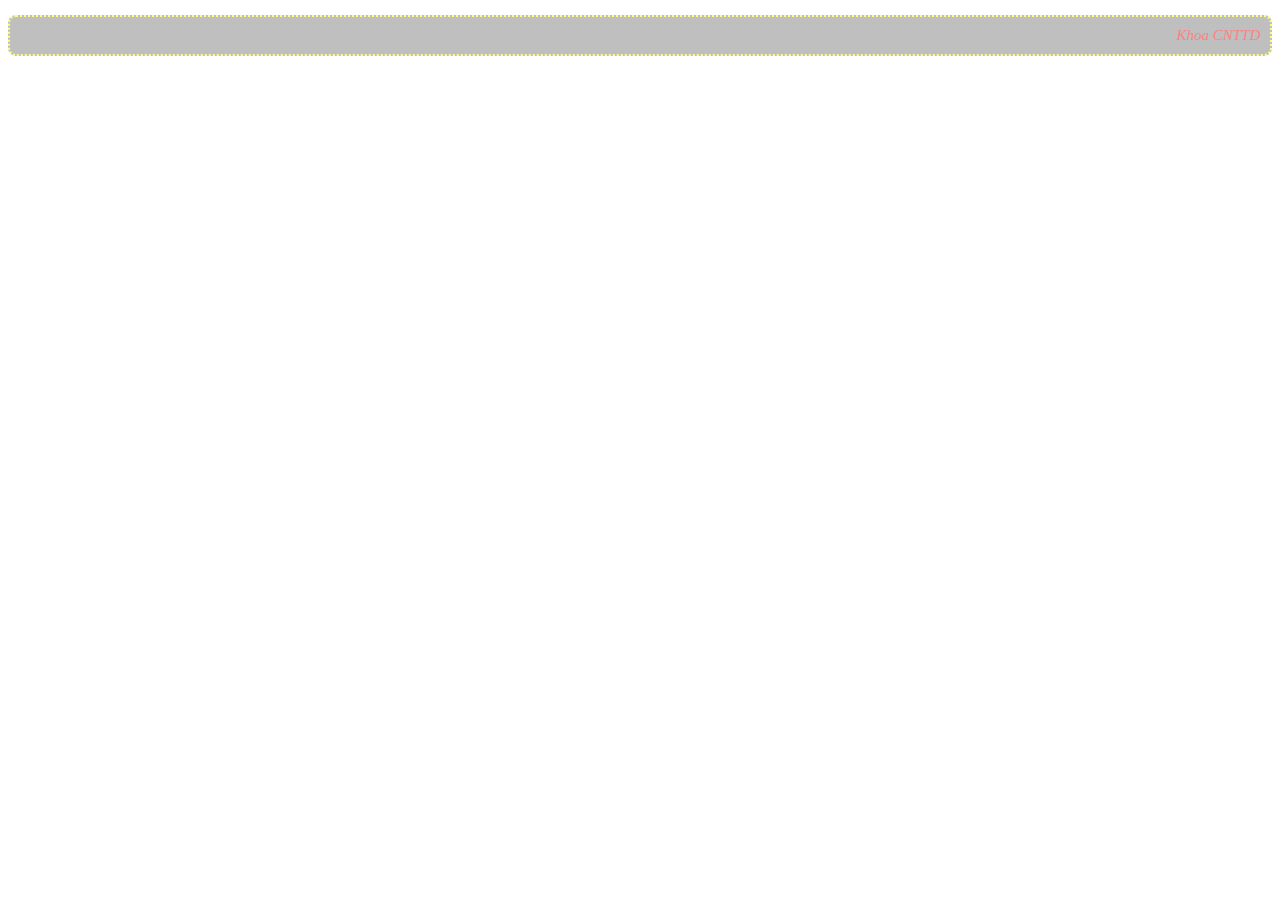
<file: VeNha/Bai2b.html>
<!doctype html>
<html lang="vi">
<head>
    <meta charset="utf-8">
    <title>Bài 2b</title>
    <style>
        .khoa-cnttd {
            color: red;
            text-align: right;
            font-style: italic;
            border: 2px dotted yellow;
            border-radius: 8px;
            background-color: gray;
            font-size: 15px;
            opacity: 0.5;
            padding: 10px;
        }
    </style>
</head>
<body>
    <p class="khoa-cnttd">Khoa CNTTD</p>
</body>
</html>
</file>
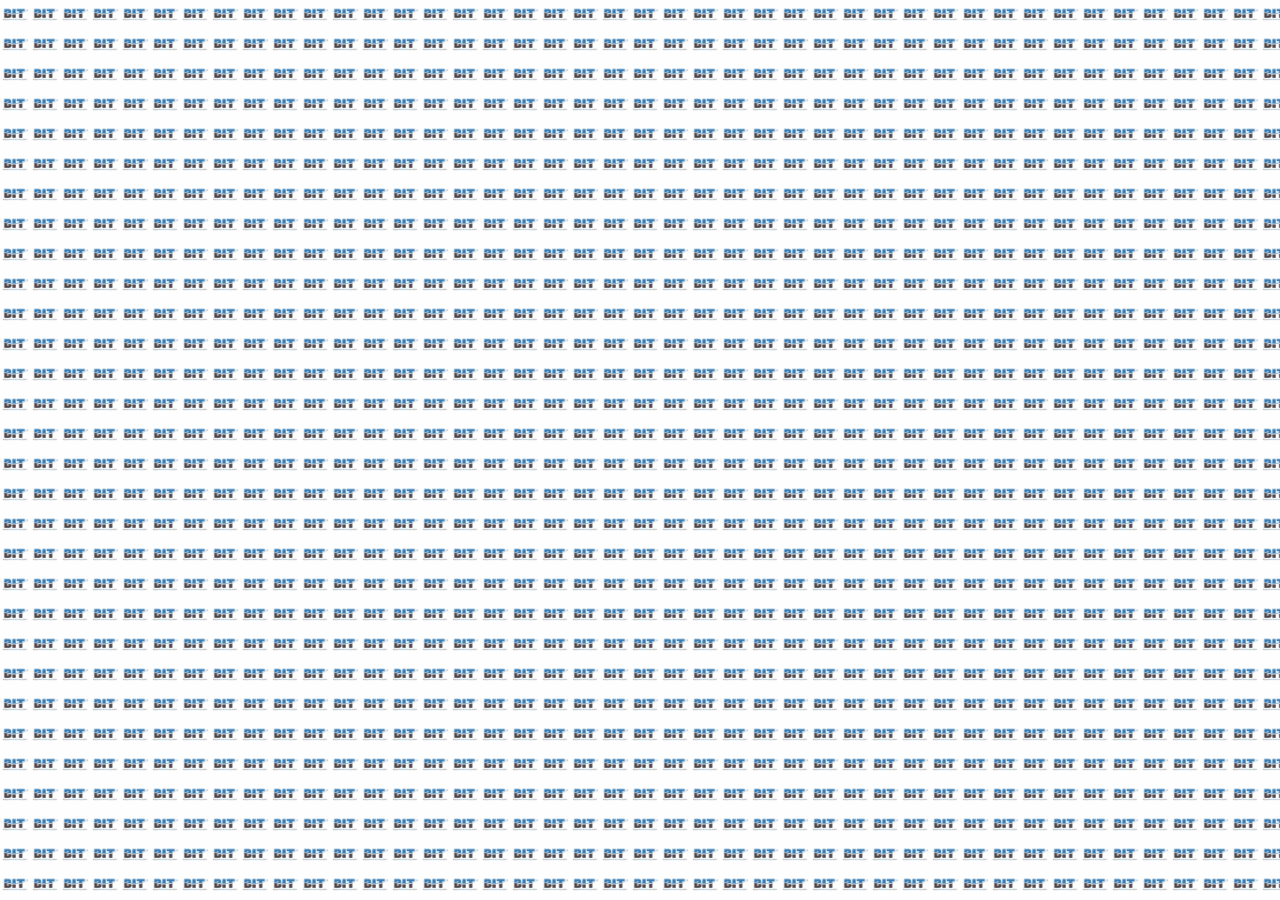
<file: VeNha/Bai2d.html>
<!doctype html>
<html lang="vi">
<head>
    <meta charset="utf-8">
    <title>Bài 2d</title>
    <style>
        body {
            background-image: url('BIT-logo.png');
            background-repeat: repeat;
            background-attachment: fixed;
            background-size: 30px;
        }
    </style>
</head>
<body>
</body>
</html>
</file>
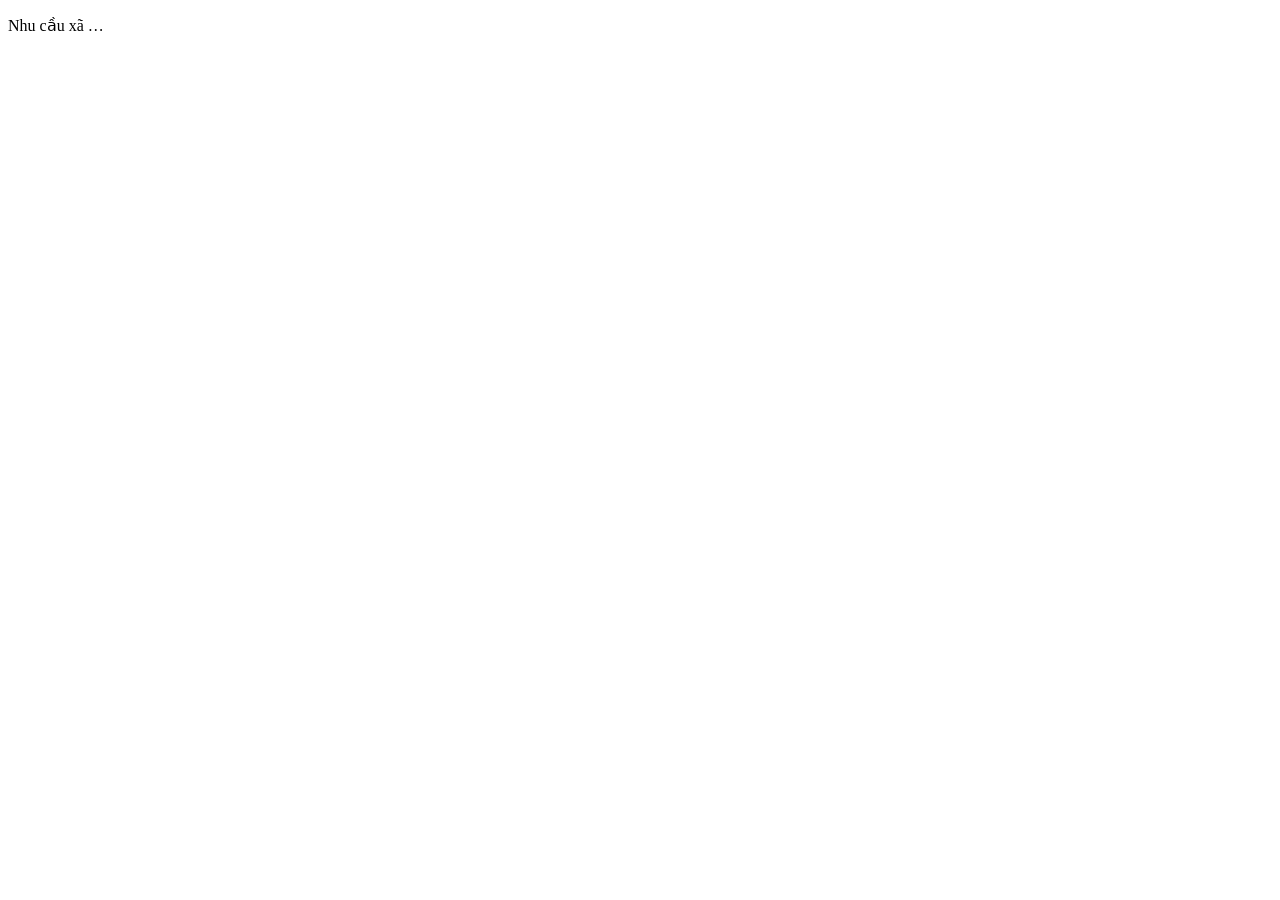
<file: VeNha/Bai2e.html>
<!doctype html>
<html lang="vi">
<head>
    <meta charset="utf-8">
    <title>Bài 2e</title>
    <style>
        p {
            width: 100px;
            height: 50px;
            overflow: hidden;
            text-overflow: ellipsis;
            white-space: nowrap;
        }
    </style>
</head>
<body>
    <p>Nhu cầu xã hội Ngành Thương mại điện (TMĐT) tại Việt Nam hiện nay đang có những bước tăng trưởng mạnh mẽ và ngày càng đóng góp nhiều hơn cho sự phát triển kinh tế xã hội của đất nước. Thị trường TMĐT Việt Nam đã trở nên sôi động hơn khi có nhiều</p>
</body>
</html>
</file>
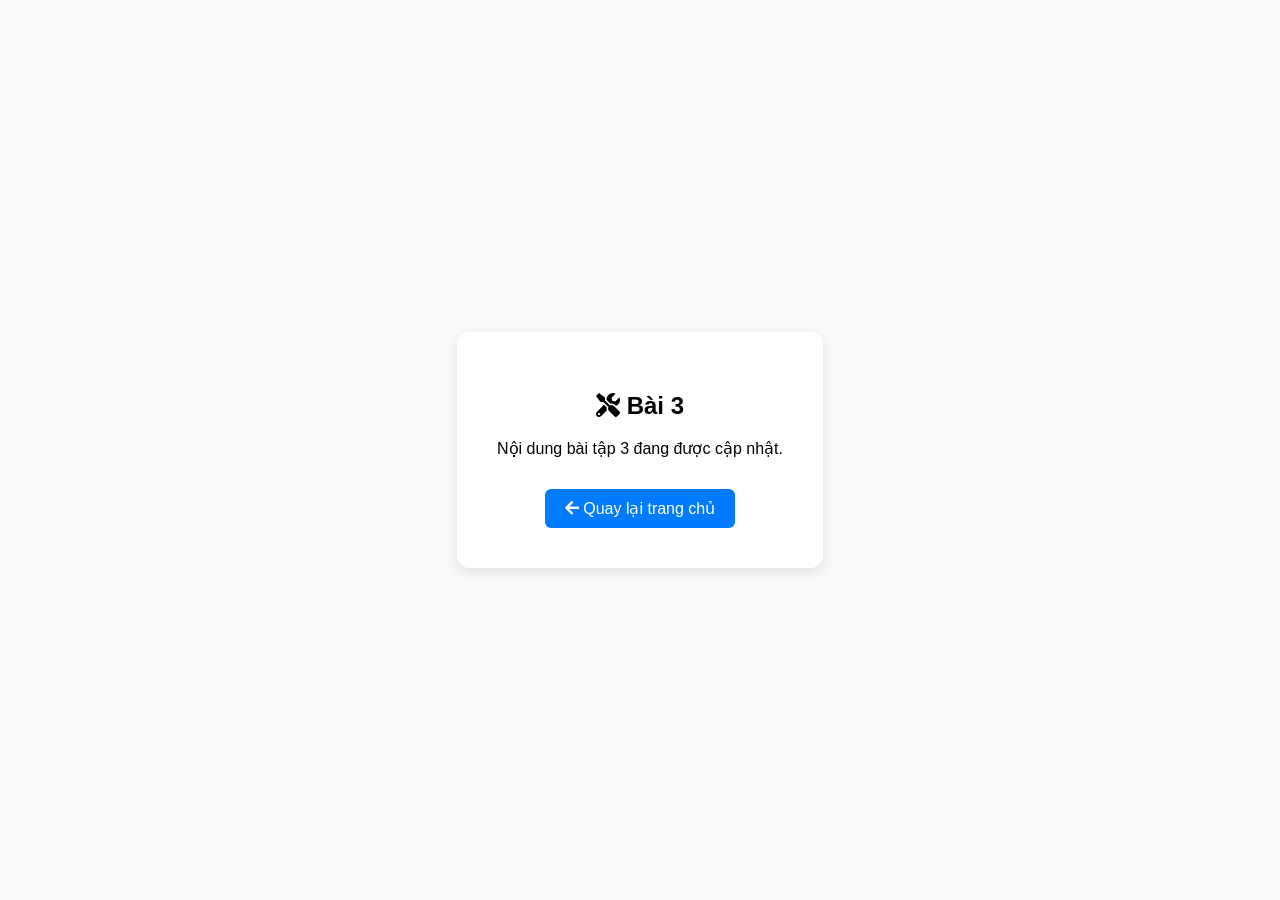
<file: VeNha/Bai3.html>
<!DOCTYPE html>
<html lang="vi">
<head>
    <meta charset="UTF-8">
    <meta name="viewport" content="width=device-width, initial-scale=1.0">
    <title>Bài 3</title>
    <link rel="stylesheet" href="https://cdnjs.cloudflare.com/ajax/libs/font-awesome/5.15.4/css/all.min.css">
    <style>
        body {
            font-family: Arial, sans-serif;
            display: flex;
            justify-content: center;
            align-items: center;
            height: 100vh;
            margin: 0;
            background-color: #f8f9fa;
        }
        .box {
            text-align: center;
            background: #fff;
            padding: 40px;
            border-radius: 12px;
            box-shadow: 0 4px 12px rgba(0,0,0,0.1);
        }
        a {
            display: inline-block;
            margin-top: 15px;
            padding: 10px 20px;
            background: #007bff;
            color: #fff;
            text-decoration: none;
            border-radius: 6px;
        }
    </style>
</head>
<body>
    <div class="box">
        <h2><i class="fas fa-tools"></i> Bài 3</h2>
        <p>Nội dung bài tập 3 đang được cập nhật.</p>
        <a href="index.html"><i class="fas fa-arrow-left"></i> Quay lại trang chủ</a>
    </div>
</body>
</html>
</file>
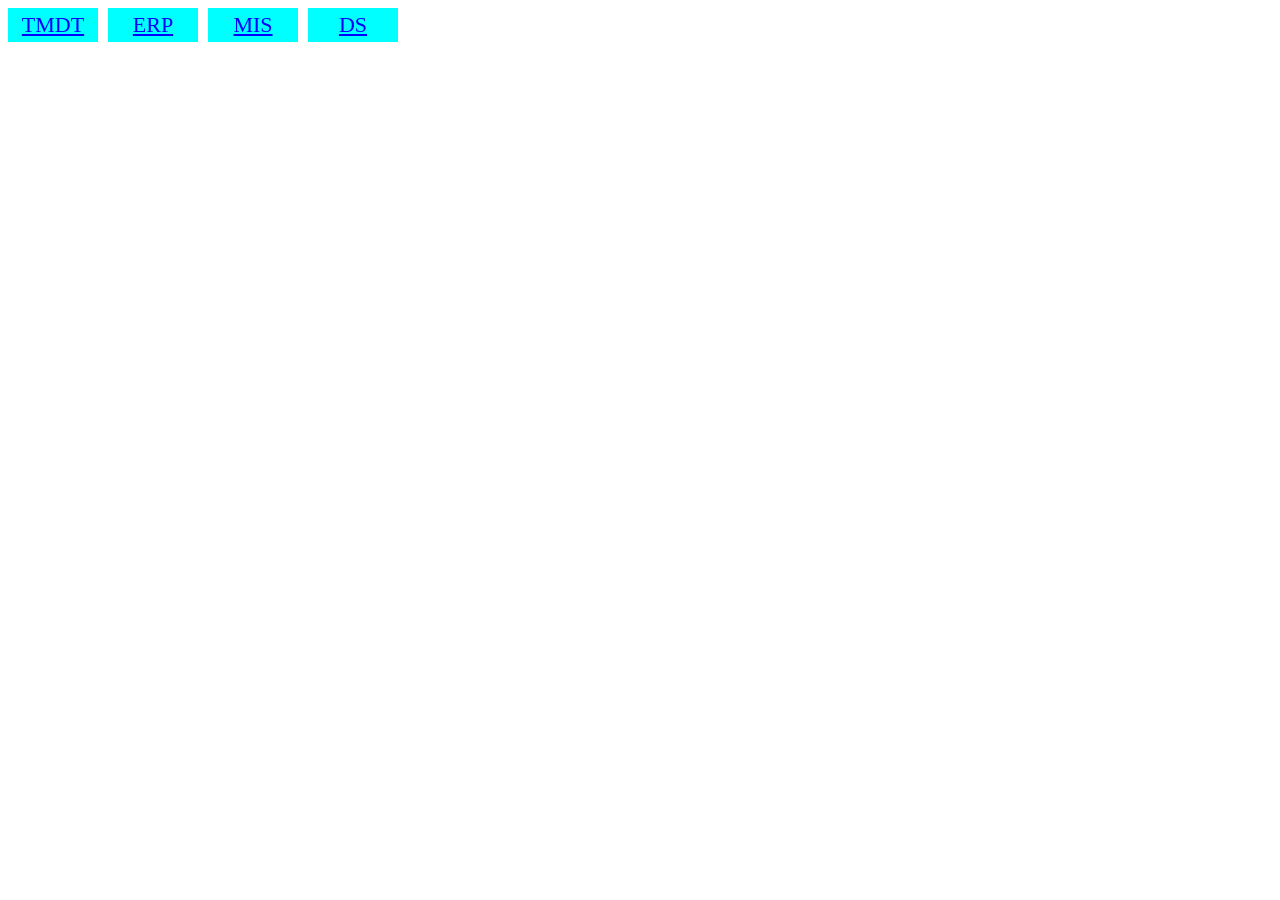
<file: VeNha/Bai4.html>
<!doctype html>
<html lang="vi">
<head>
    <meta charset="utf-8">
    <title>Bài 4</title>
    <style>
        ul {
            list-style-type: none;
            padding: 0;
            margin: 0;
        }

        li {
            display: inline-block;
            background-color: cyan;
            width: 90px;
            text-align: center;
            padding: 4px 0;
            margin-right: 6px;
        }

        li a {
            color: blue;
            font-size: 22px;
            text-decoration: underline;
        }
    </style>
</head>
<body>
    <ul>
        <li><a href="#">TMDT</a></li>
        <li><a href="#">ERP</a></li>
        <li><a href="#">MIS</a></li>
        <li><a href="#">DS</a></li>
    </ul>
</body>
</html>
</file>
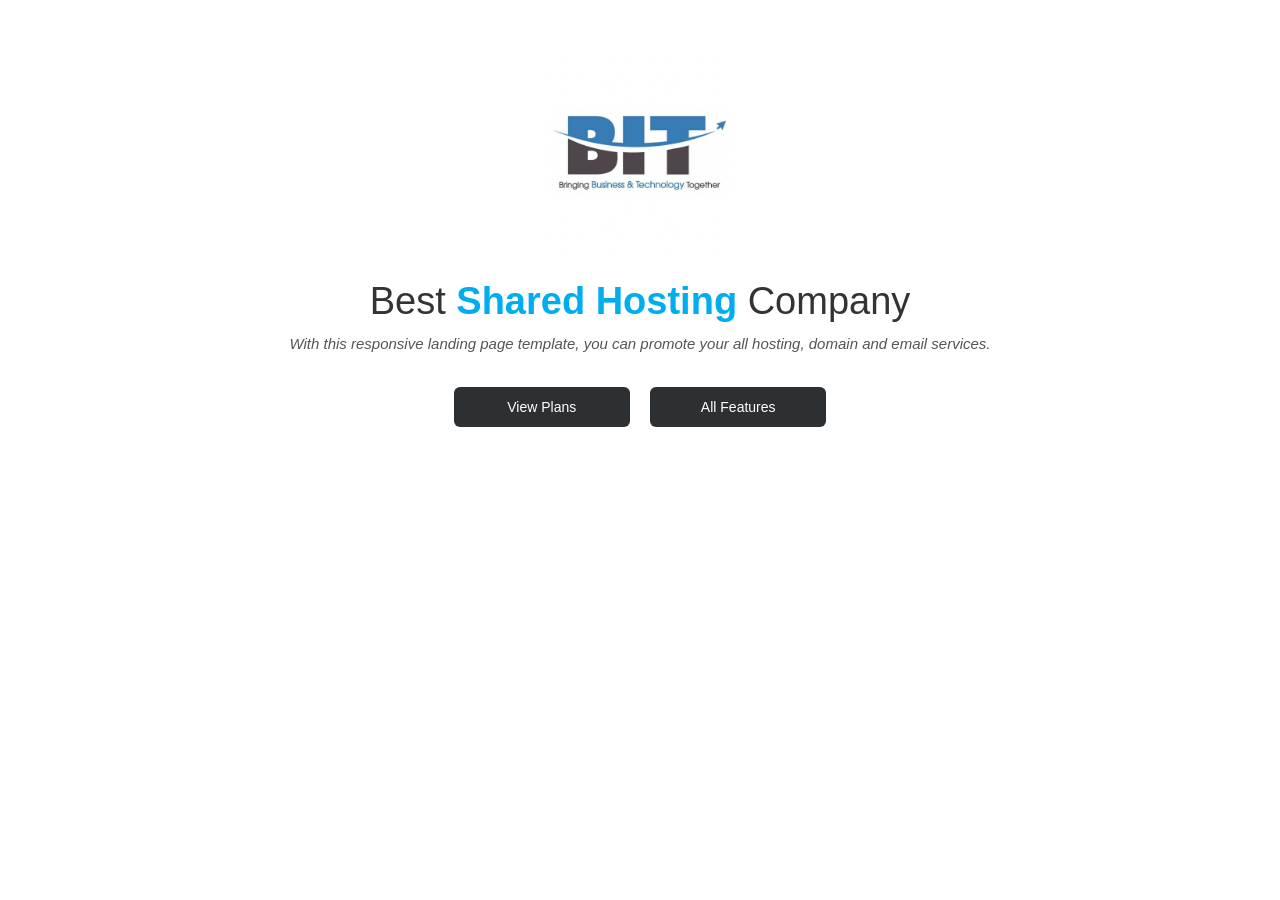
<file: VeNha/Bai5.html>
<!doctype html>
<html lang="en">
<head>
    <meta charset="utf-8">
    <title>Khoa CNTTKD</title>
    <style>
        body {
            font-family: Arial, Helvetica, sans-serif;
            margin: 0;
            padding: 40px 20px;
            background-color: #ffffff;
        }

        /* Gợi ý i: Căn giữa toàn bộ nội dung khối */
        .best-shared {
            text-align: center;
        }

        .best-shared .logo {
            margin-bottom: 20px;
        }

        .best-shared .logo img {
            width: 200px;
        }

        /* Tiêu đề chính */
        .best-shared h2 {
            font-size: 38px;
            font-weight: normal;
            color: #333333;
            margin: 15px 0 12px 0;
        }

        /* Điểm nhấn chữ màu xanh cho thẻ <strong> */
        .best-shared h2 strong {
            color: #00aeef;
            font-weight: bold;
        }

        /* Đoạn văn bản mô tả in nghiêng */
        .best-shared .lead-text {
            font-style: italic;
            color: #555555;
            font-size: 15px;
            margin: 0 0 35px 0;
        }

        /* Danh sách nút bấm */
        .btn-list {
            list-style-type: none;
            padding: 0;
            margin: 0;
        }

        /* Gợi ý iii: Chuyển các mục li thành dạng inline-block để nằm trên cùng 1 hàng ngang */
        .btn-list li {
            display: inline-block;
            margin: 0 8px;
        }

        /* Định dạng các nút bấm */
        .btn-list li a {
            display: inline-block;
            text-decoration: none; /* Gợi ý ii: Bỏ gạch chân mặc định của thẻ liên kết */
            background-color: #2d3032;
            color: #ffffff;
            font-size: 14px;
            padding: 12px 28px;
            border-radius: 6px;
            min-width: 120px;
            text-align: center;
            transition: background-color 0.2s ease;
        }

        .btn-list li a:hover {
            background-color: #1a1c1d;
        }
    </style>
</head>
<body>
    <section class="best-shared">
        <p class="logo">
            <img style="width:200px" src="BIT-logo.png" alt="Logo Khoa CNTTKD">
        </p>

        <h2>Best <strong>Shared Hosting</strong> Company</h2>

        <p class="lead-text">With this responsive landing page template, you can promote your all hosting, domain and email services.</p>

        <ul class="btn-list">
            <li><a href="./">View Plans</a></li>
            <li><a href="./">All Features</a></li>
        </ul>
    </section>
</body>
</html>
</file>
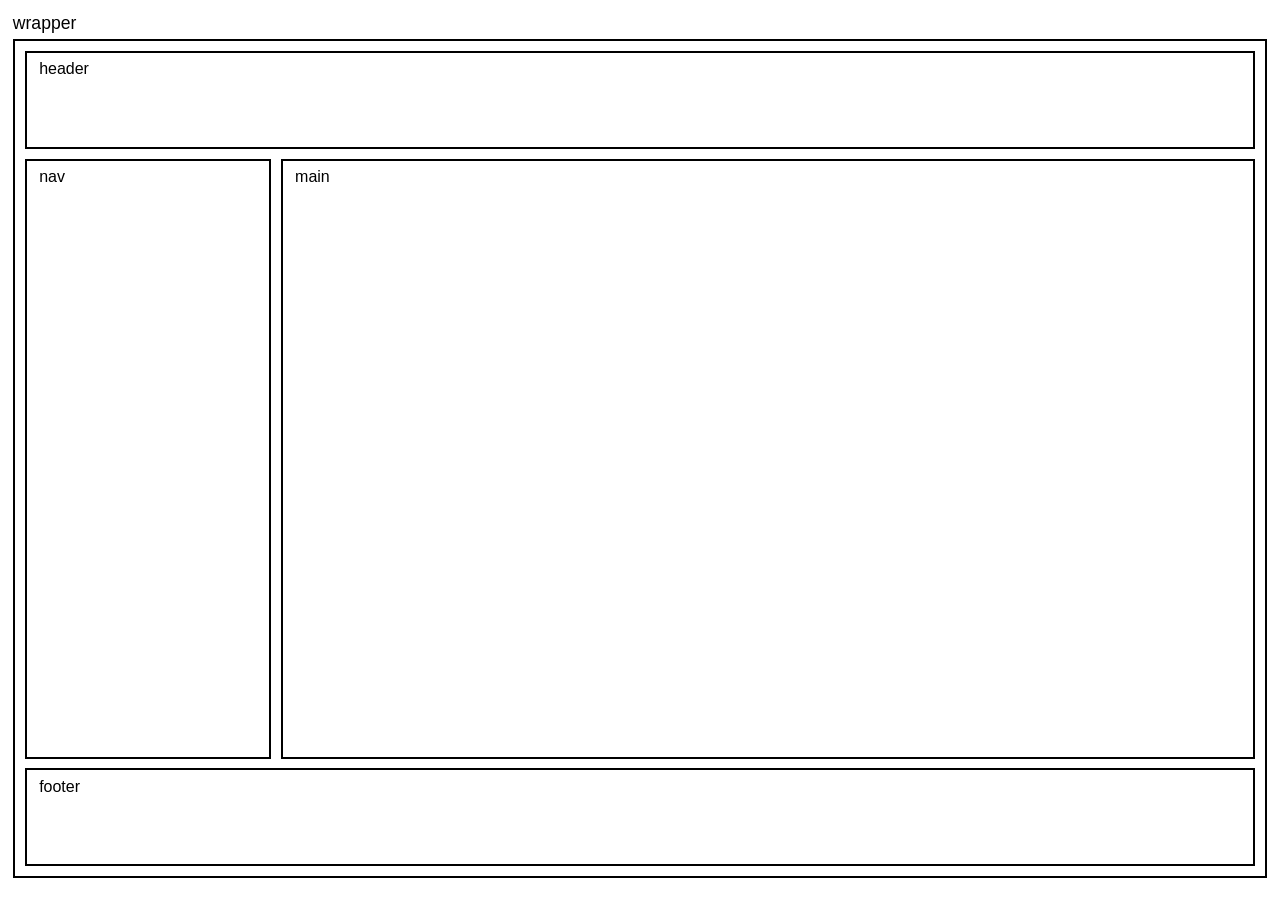
<file: VeNha/Bai7.html>
<!doctype html>
<html lang="vi">
<head>
    <meta charset="utf-8">
    <meta name="viewport" content="width=device-width, initial-scale=1.0">
    <title>Bài 7 - Bố cục Layout Website</title>
    <style>
        * {
            box-sizing: border-box;
            margin: 0;
            padding: 0;
        }

        html, body {
            width: 100%;
            height: 100%;
            font-family: Arial, Helvetica, sans-serif;
            background-color: #ffffff;
        }

        body {
            padding: 1%;
        }

        /* Nhãn chữ wrapper */
        .wrapper-label {
            font-size: 1.1rem;
            color: #000000;
            margin-bottom: 0.4%;
        }

        /* Khung bao ngoài wrapper co giãn 100% toàn trang */
        .wrapper {
            width: 100%;
            height: 96%;
            border: 2px solid #000000;
            padding: 0.8%;
            background-color: #ffffff;
        }

        /* Khối Header (đầu trang) */
        .wrapper header,
        .wrapper .header {
            width: 100%;
            height: 12%;
            border: 2px solid #000000;
            padding: 0.6% 1%;
            margin-bottom: 0.8%;
            font-size: 1rem;
            color: #000000;
        }

        /* Khối Nav (cột trái) */
        .wrapper nav,
        .wrapper .nav {
            float: left;
            width: 20%;
            height: 73.6%;
            border: 2px solid #000000;
            padding: 0.6% 1%;
            margin-bottom: 0.8%;
            font-size: 1rem;
            color: #000000;
        }

        /* Khối Main (nội dung chính bên phải) */
        .wrapper main,
        .wrapper .main {
            float: right;
            width: 79.2%;
            height: 73.6%;
            border: 2px solid #000000;
            padding: 0.6% 1%;
            margin-bottom: 0.8%;
            font-size: 1rem;
            color: #000000;
        }

        /* Khối Footer (chân trang dưới cùng) */
        .wrapper footer,
        .wrapper .footer {
            clear: both; /* Hủy float để xuống dưới cùng */
            width: 100%;
            height: 12%;
            border: 2px solid #000000;
            padding: 0.6% 1%;
            font-size: 1rem;
            color: #000000;
        }
    </style>
</head>
<body>
    <p class="wrapper-label">wrapper</p>
    <div class="wrapper">
        <header class="header">header</header>
        <nav class="nav">nav</nav>
        <main class="main">main</main>
        <footer class="footer">footer</footer>
    </div>
</body>
</html>
</file>
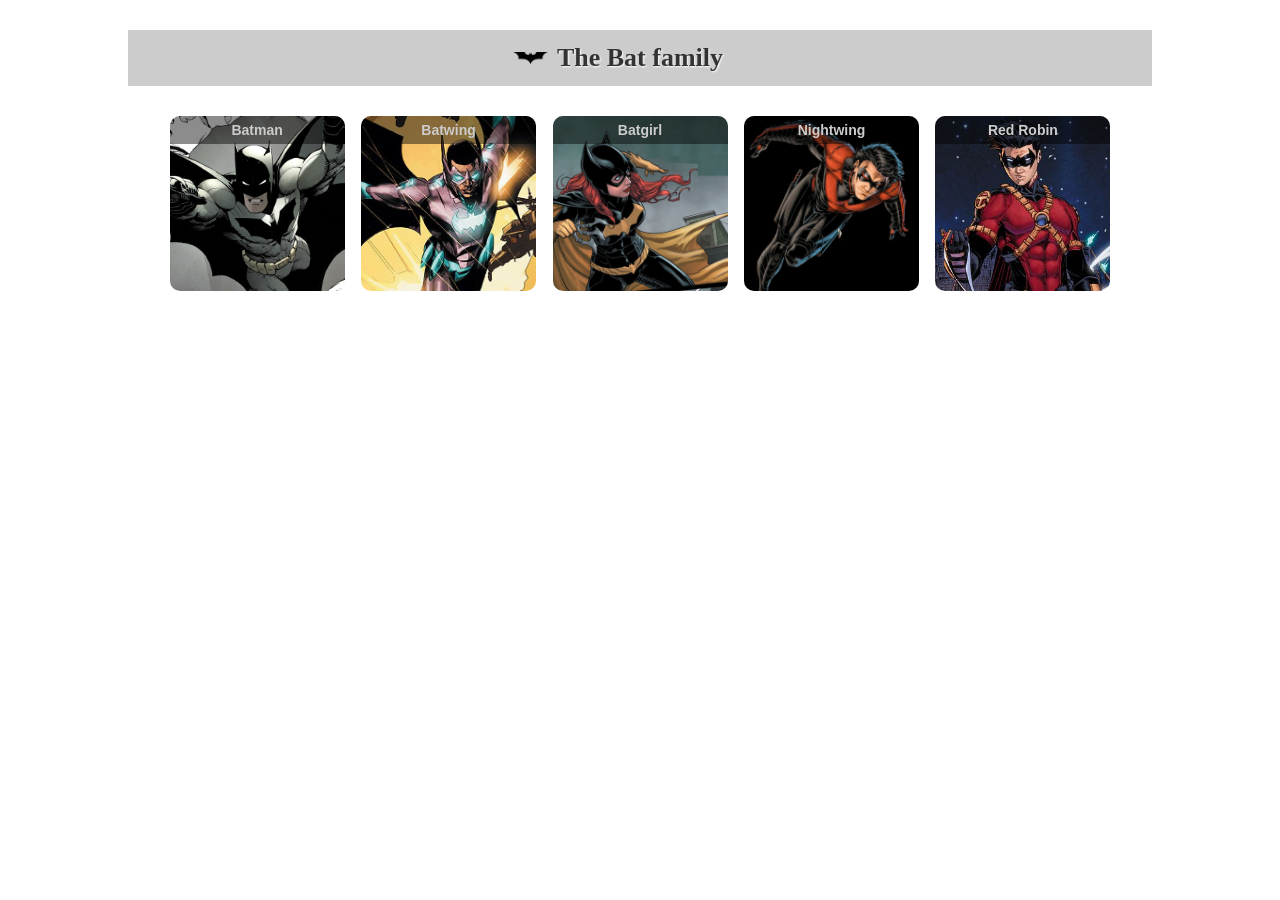
<file: VeNha/Bai8.html>
<!DOCTYPE html>
<html lang="en">
<head>
    <meta charset="UTF-8">
    <meta name="viewport" content="width=device-width, initial-scale=1.0">
    <title>The Bat Family - Bài 8</title>
    <link rel="stylesheet" href="styles/main.css">
    <style>
        * {
            box-sizing: border-box;
            margin: 0;
            padding: 0;
        }

        body {
            font-family: Arial, Helvetica, sans-serif;
            background-color: #ffffff;
            padding: 30px 0;
        }

        /* i. Khung chứa lớn: kích thước: 1024px; margin; canh lề */
        #root {
            width: 1024px;
            margin: 0 auto;
            text-align: center;
        }

        /* ii. site-header: canh lề; margin; background: màu, hình; màu; text-shadow */
        #site-header {
            text-align: center;
            margin-bottom: 30px;
            background: #cccccc url('imgs/logo.png') no-repeat calc(50% - 110px) center;
            background-size: 35px auto;
            color: #333333;
            font-family: 'Times New Roman', Times, serif;
            font-size: 26px;
            font-weight: bold;
            text-shadow: 1px 1px 2px #ffffff;
            padding: 10px 0;
            line-height: 1.4;
        }

        /* Danh sách các siêu anh hùng */
        .superheroes {
            list-style: none;
            padding: 0;
            margin: 0;
            text-align: center;
        }

        /* iii. li trong superheroes: width; display; position */
        .superheroes li {
            width: 175px;
            display: inline-block;
            position: relative;
            vertical-align: middle;
            margin: 0 6px;
            transition: width 0.3s ease;
        }

        /* Tiêu đề tên nhân vật đặt phía trên ảnh */
        .superheroes .hero-header {
            position: absolute;
            top: 0;
            left: 0;
            width: 100%;
            text-align: center;
            background: rgba(0, 0, 0, 0.45);
            color: #cccccc;
            font-size: 14px;
            padding: 6px 0;
            border-top-left-radius: 10px;
            border-top-right-radius: 10px;
            box-sizing: border-box;
            z-index: 2;
            transition: background 0.3s ease, color 0.3s ease;
        }

        /* iv. Hình trong superheroes: border; max-width */
        .superheroes img {
            border-radius: 10px;
            max-width: 100%;
            width: 100%;
            height: auto;
            display: block;
        }

        /* v. Thẻ a trong superheroes: display; width; color; text-decoration */
        .superheroes a {
            display: none;
            width: 100%;
            color: #ffffff;
            text-decoration: none;
            background-color: #636363;
            padding: 8px 0;
            font-size: 13px;
            text-align: center;
            box-sizing: border-box;
            margin-top: 5px;
        }

        /* vi. Hover: */
        /* 1. Làm Read more: hiển thị; hiển thị underline */
        .superheroes li:hover a {
            display: block;
            text-decoration: underline;
        }

        /* 2. Làm cho li trong superheroes: tăng chiều rộng */
        .superheroes li:hover {
            width: 230px;
        }

        /* Làm rõ nét tiêu đề nhân vật khi hover */
        .superheroes li:hover .hero-header {
            background: #1a1a1a;
            color: #ffffff;
        }
    </style>
</head>
<body>
    <div id="root">
        <h1 id="site-header"><span>The Bat family</span></h1>
        <ul class="superheroes">
            <li>
                <strong class="hero-header">Batman</strong>
                <img src="imgs/superhero-1.jpg" onerror="if(!this.dataset.tried){this.dataset.tried=1;this.src='css2/imgs/superhero-1.jpg';}" alt="Batman">
                <a href="https://en.wikipedia.org/wiki/Batman">Read more</a>
            </li>
            <li>
                <strong class="hero-header">Batwing</strong>
                <img src="imgs/superhero-2.jpg" onerror="if(!this.dataset.tried){this.dataset.tried=1;this.src='css2/imgs/superhero-2.jpg';}" alt="Batwing">
                <a href="https://en.wikipedia.org/wiki/Batwing_(DC_Comics)">Read more</a>
            </li>
            <li>
                <strong class="hero-header">Batgirl</strong>
                <img src="imgs/superhero-3.jpg" onerror="if(!this.dataset.tried){this.dataset.tried=1;this.src='css2/imgs/superhero-3.jpg';}" alt="Batgirl">
                <a href="https://en.wikipedia.org/wiki/Batgirl">Read more</a>
            </li>
            <li>
                <strong class="hero-header">Nightwing</strong>
                <img src="imgs/superhero-4.jpg" onerror="if(!this.dataset.tried){this.dataset.tried=1;this.src='css2/imgs/superhero-4.jpg';}" alt="Nightwing">
                <a href="https://en.wikipedia.org/wiki/Nightwing">Read more</a>
            </li>
            <li>
                <strong class="hero-header">Red Robin</strong>
                <img src="imgs/superhero-5.jpg" onerror="if(!this.dataset.tried){this.dataset.tried=1;this.src='css2/imgs/superhero-5.jpg';}" alt="Red Robin">
                <a href="https://en.wikipedia.org/wiki/Red_Robin_(comics)">Read more</a>
            </li>
        </ul>
    </div>
</body>
</html>
</file>
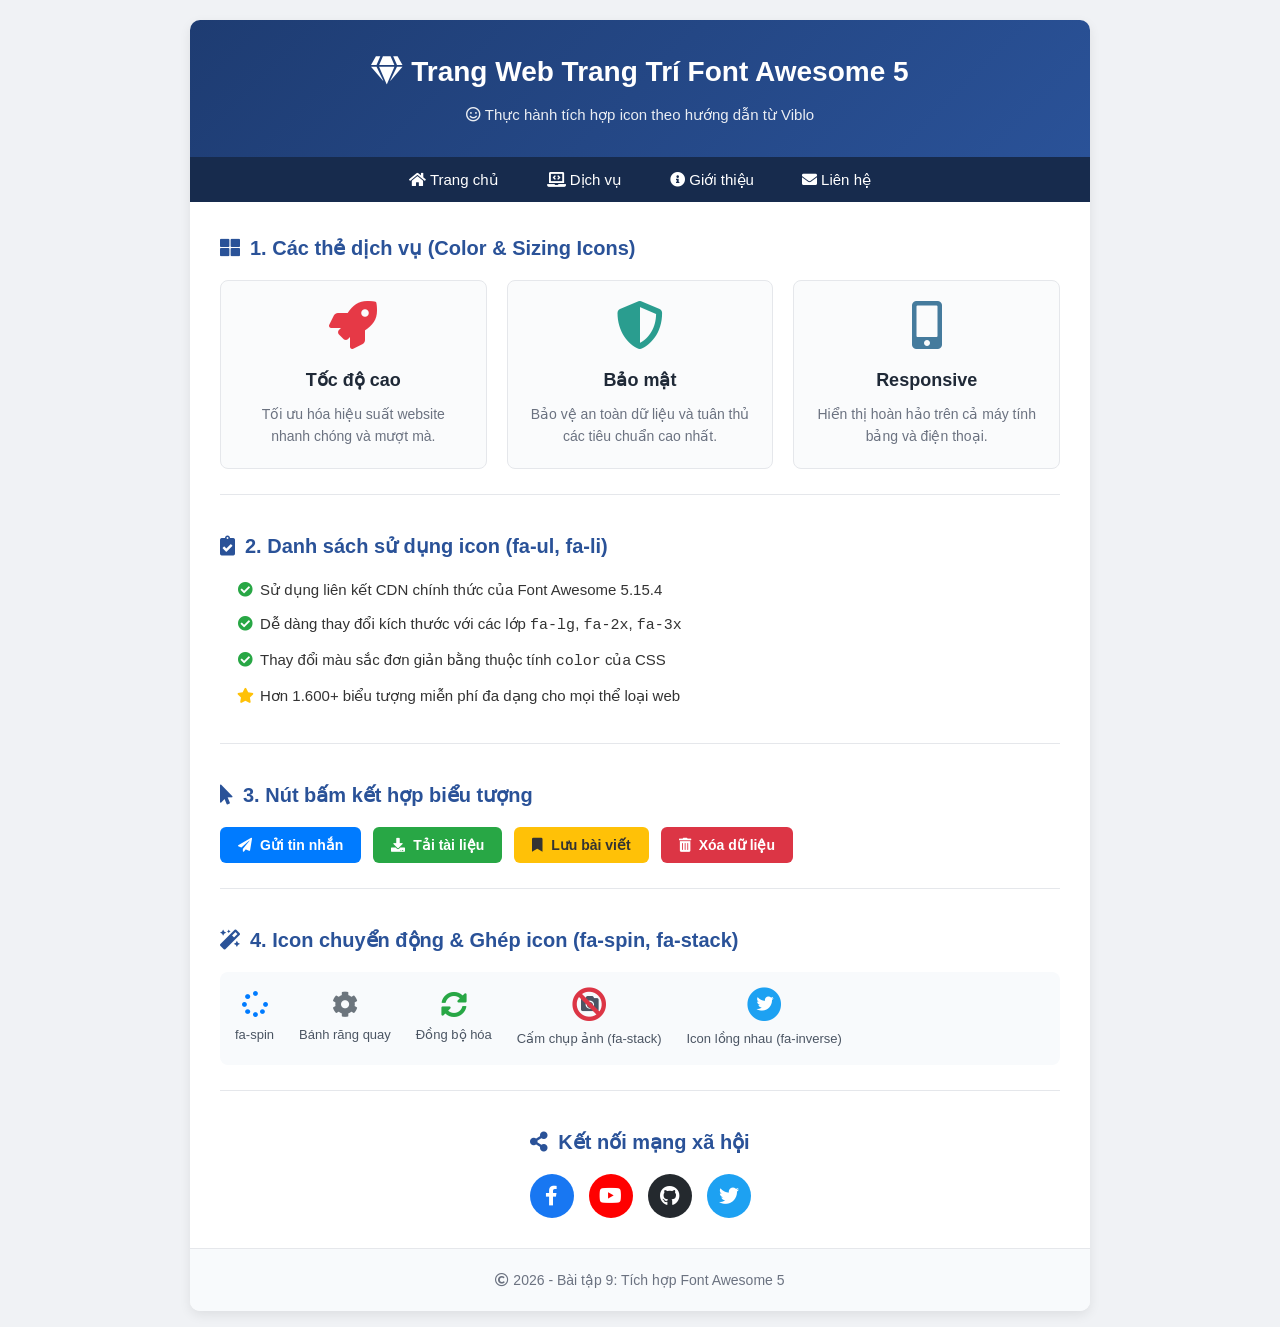
<file: VeNha/Bai9.html>
<!DOCTYPE html>
<html lang="vi">
<head>
    <meta charset="UTF-8">
    <meta name="viewport" content="width=device-width, initial-scale=1.0">
    <title>Bài 9 - Thực hành Font Awesome 5</title>
    <!-- Nhúng Font Awesome 5 CDN theo hướng dẫn từ Viblo -->
    <link rel="stylesheet" href="https://cdnjs.cloudflare.com/ajax/libs/font-awesome/5.15.4/css/all.min.css" />
    <style>
        * {
            box-sizing: border-box;
            margin: 0;
            padding: 0;
        }

        body {
            font-family: Arial, Helvetica, sans-serif;
            line-height: 1.6;
            color: #333333;
            background-color: #f0f2f5;
            padding: 20px;
        }

        .container {
            max-width: 900px;
            margin: 0 auto;
            background: #ffffff;
            border-radius: 10px;
            box-shadow: 0 4px 12px rgba(0, 0, 0, 0.08);
            overflow: hidden;
        }

        /* 1. Thanh tiêu đề & Menu */
        header {
            background: linear-gradient(135deg, #1e3c72, #2a5298);
            color: #ffffff;
            padding: 30px 20px;
            text-align: center;
        }

        header h1 {
            font-size: 28px;
            margin-bottom: 8px;
        }

        header p {
            font-size: 15px;
            opacity: 0.9;
        }

        nav {
            background-color: #172b4d;
            padding: 10px 20px;
        }

        nav ul {
            list-style: none;
            display: flex;
            justify-content: center;
            gap: 20px;
            flex-wrap: wrap;
        }

        nav a {
            color: #ffffff;
            text-decoration: none;
            font-size: 15px;
            font-weight: 500;
            padding: 8px 14px;
            border-radius: 6px;
            transition: background-color 0.2s;
        }

        nav a:hover {
            background-color: rgba(255, 255, 255, 0.2);
        }

        /* Nội dung chính */
        main {
            padding: 30px;
        }

        section {
            margin-bottom: 35px;
            padding-bottom: 25px;
            border-bottom: 1px solid #e5e7eb;
        }

        section:last-child {
            margin-bottom: 0;
            padding-bottom: 0;
            border-bottom: none;
        }

        h2 {
            font-size: 20px;
            color: #2a5298;
            margin-bottom: 16px;
            display: flex;
            align-items: center;
            gap: 10px;
        }

        /* 2. Thẻ tính năng (Features Cards) */
        .cards-grid {
            display: grid;
            grid-template-columns: repeat(auto-fit, minmax(240px, 1fr));
            gap: 20px;
        }

        .card {
            border: 1px solid #e5e7eb;
            border-radius: 8px;
            padding: 20px;
            text-align: center;
            background-color: #fafbfc;
            transition: transform 0.2s, box-shadow 0.2s;
        }

        .card:hover {
            transform: translateY(-4px);
            box-shadow: 0 4px 10px rgba(0, 0, 0, 0.08);
        }

        .card-icon {
            margin-bottom: 15px;
        }

        .card h3 {
            font-size: 18px;
            margin-bottom: 8px;
            color: #1f2937;
        }

        .card p {
            font-size: 14px;
            color: #6b7280;
        }

        /* 3. Nút bấm kèm Icon */
        .btn-group {
            display: flex;
            gap: 12px;
            flex-wrap: wrap;
        }

        .btn {
            display: inline-flex;
            align-items: center;
            gap: 8px;
            padding: 10px 18px;
            border: none;
            border-radius: 6px;
            font-size: 14px;
            font-weight: bold;
            cursor: pointer;
            color: #ffffff;
            transition: opacity 0.2s;
            text-decoration: none;
        }

        .btn:hover {
            opacity: 0.9;
        }

        .btn-primary { background-color: #007bff; }
        .btn-success { background-color: #28a745; }
        .btn-danger  { background-color: #dc3545; }
        .btn-warning { background-color: #ffc107; color: #333333; }

        /* 4. Danh sách fa-ul */
        .fa-ul {
            margin-left: 2.5em;
        }

        .fa-ul li {
            margin-bottom: 10px;
            font-size: 15px;
        }

        /* 5. Khối demo hiệu ứng & Stacking */
        .demo-row {
            display: flex;
            align-items: center;
            gap: 25px;
            flex-wrap: wrap;
            padding: 15px;
            background: #f8fafc;
            border-radius: 8px;
        }

        .demo-item {
            display: flex;
            flex-direction: column;
            align-items: center;
            gap: 8px;
            font-size: 13px;
            color: #4b5563;
        }

        /* 6. Mạng xã hội */
        .social-links {
            display: flex;
            justify-content: center;
            gap: 15px;
            margin-top: 10px;
        }

        .social-btn {
            width: 44px;
            height: 44px;
            border-radius: 50%;
            display: flex;
            align-items: center;
            justify-content: center;
            color: #ffffff;
            font-size: 20px;
            text-decoration: none;
            transition: transform 0.2s;
        }

        .social-btn:hover {
            transform: scale(1.1);
        }

        .social-fb { background-color: #1877f2; }
        .social-yt { background-color: #ff0000; }
        .social-gh { background-color: #24292e; }
        .social-tw { background-color: #1da1f2; }

        /* Footer */
        footer {
            text-align: center;
            padding: 20px;
            background-color: #f8fafc;
            color: #6b7280;
            font-size: 14px;
            border-top: 1px solid #e5e7eb;
        }
    </style>
</head>
<body>

    <div class="container">
        <!-- Header có icon -->
        <header>
            <h1><i class="fas fa-gem"></i> Trang Web Trang Trí Font Awesome 5</h1>
            <p><i class="far fa-smile"></i> Thực hành tích hợp icon theo hướng dẫn từ Viblo</p>
        </header>

        <!-- Thanh điều hướng Navbar với icon -->
        <nav>
            <ul>
                <li><a href="#"><i class="fas fa-home"></i> Trang chủ</a></li>
                <li><a href="#"><i class="fas fa-laptop-code"></i> Dịch vụ</a></li>
                <li><a href="#"><i class="fas fa-info-circle"></i> Giới thiệu</a></li>
                <li><a href="#"><i class="fas fa-envelope"></i> Liên hệ</a></li>
            </ul>
        </nav>

        <main>
            <!-- Phần 1: Khối tính năng dùng Icon lớn và đổi màu -->
            <section>
                <h2><i class="fas fa-th-large"></i> 1. Các thẻ dịch vụ (Color & Sizing Icons)</h2>
                <div class="cards-grid">
                    <div class="card">
                        <div class="card-icon">
                            <i class="fas fa-rocket fa-3x" style="color: #e63946;"></i>
                        </div>
                        <h3>Tốc độ cao</h3>
                        <p>Tối ưu hóa hiệu suất website nhanh chóng và mượt mà.</p>
                    </div>

                    <div class="card">
                        <div class="card-icon">
                            <i class="fas fa-shield-alt fa-3x" style="color: #2a9d8f;"></i>
                        </div>
                        <h3>Bảo mật</h3>
                        <p>Bảo vệ an toàn dữ liệu và tuân thủ các tiêu chuẩn cao nhất.</p>
                    </div>

                    <div class="card">
                        <div class="card-icon">
                            <i class="fas fa-mobile-alt fa-3x" style="color: #457b9d;"></i>
                        </div>
                        <h3>Responsive</h3>
                        <p>Hiển thị hoàn hảo trên cả máy tính bảng và điện thoại.</p>
                    </div>
                </div>
            </section>

            <!-- Phần 2: Icon trong danh sách (fa-ul & fa-li) -->
            <section>
                <h2><i class="fas fa-clipboard-check"></i> 2. Danh sách sử dụng icon (fa-ul, fa-li)</h2>
                <ul class="fa-ul">
                    <li>
                        <span class="fa-li"><i class="fas fa-check-circle" style="color: #28a745;"></i></span>
                        Sử dụng liên kết CDN chính thức của Font Awesome 5.15.4
                    </li>
                    <li>
                        <span class="fa-li"><i class="fas fa-check-circle" style="color: #28a745;"></i></span>
                        Dễ dàng thay đổi kích thước với các lớp <code>fa-lg</code>, <code>fa-2x</code>, <code>fa-3x</code>
                    </li>
                    <li>
                        <span class="fa-li"><i class="fas fa-check-circle" style="color: #28a745;"></i></span>
                        Thay đổi màu sắc đơn giản bằng thuộc tính <code>color</code> của CSS
                    </li>
                    <li>
                        <span class="fa-li"><i class="fas fa-star" style="color: #ffc107;"></i></span>
                        Hơn 1.600+ biểu tượng miễn phí đa dạng cho mọi thể loại web
                    </li>
                </ul>
            </section>

            <!-- Phần 3: Nút bấm kết hợp icon -->
            <section>
                <h2><i class="fas fa-mouse-pointer"></i> 3. Nút bấm kết hợp biểu tượng</h2>
                <div class="btn-group">
                    <button class="btn btn-primary"><i class="fas fa-paper-plane"></i> Gửi tin nhắn</button>
                    <button class="btn btn-success"><i class="fas fa-download"></i> Tải tài liệu</button>
                    <button class="btn btn-warning"><i class="fas fa-bookmark"></i> Lưu bài viết</button>
                    <button class="btn btn-danger"><i class="fas fa-trash-alt"></i> Xóa dữ liệu</button>
                </div>
            </section>

            <!-- Phần 4: Hiệu ứng động & Ghép icon (fa-spin, fa-pulse, fa-stack) -->
            <section>
                <h2><i class="fas fa-magic"></i> 4. Icon chuyển động & Ghép icon (fa-spin, fa-stack)</h2>
                <div class="demo-row">
                    <div class="demo-item">
                        <i class="fas fa-spinner fa-spin fa-2x" style="color: #007bff;"></i>
                        <span>fa-spin</span>
                    </div>

                    <div class="demo-item">
                        <i class="fas fa-cog fa-spin fa-2x" style="color: #6c757d;"></i>
                        <span>Bánh răng quay</span>
                    </div>

                    <div class="demo-item">
                        <i class="fas fa-sync-alt fa-spin fa-2x" style="color: #28a745;"></i>
                        <span>Đồng bộ hóa</span>
                    </div>

                    <div class="demo-item">
                        <span class="fa-stack fa-lg">
                            <i class="fas fa-camera fa-stack-1x"></i>
                            <i class="fas fa-ban fa-stack-2x" style="color: #dc3545;"></i>
                        </span>
                        <span>Cấm chụp ảnh (fa-stack)</span>
                    </div>

                    <div class="demo-item">
                        <span class="fa-stack fa-lg">
                            <i class="fas fa-circle fa-stack-2x" style="color: #1da1f2;"></i>
                            <i class="fab fa-twitter fa-stack-1x fa-inverse"></i>
                        </span>
                        <span>Icon lồng nhau (fa-inverse)</span>
                    </div>
                </div>
            </section>

            <!-- Phần 5: Mạng xã hội (Brands Icons - fab) -->
            <section>
                <h2 style="justify-content: center;"><i class="fas fa-share-alt"></i> Kết nối mạng xã hội</h2>
                <div class="social-links">
                    <a href="#" class="social-btn social-fb" title="Facebook"><i class="fab fa-facebook-f"></i></a>
                    <a href="#" class="social-btn social-yt" title="YouTube"><i class="fab fa-youtube"></i></a>
                    <a href="#" class="social-btn social-gh" title="GitHub"><i class="fab fa-github"></i></a>
                    <a href="#" class="social-btn social-tw" title="Twitter"><i class="fab fa-twitter"></i></a>
                </div>
            </section>
        </main>

        <footer>
            <p><i class="far fa-copyright"></i> 2026 - Bài tập 9: Tích hợp Font Awesome 5</p>
        </footer>
    </div>

</body>
</html>
</file>
<file: VeNha/styles/main.css>
* {
    box-sizing: border-box;
    margin: 0;
    padding: 0;
}

body {
    font-family: Arial, Helvetica, sans-serif;
    background-color: #ffffff;
    padding: 30px 0;
}

/* i. Khung chứa lớn: kích thước: 1024px; margin; canh lề */
#root {
    width: 1024px;
    margin: 0 auto;
    text-align: center;
}

/* ii. site-header: canh lề; margin; background: màu, hình; màu; text-shadow */
#site-header {
    text-align: center;
    margin-bottom: 30px;
    background: #cccccc url('../imgs/logo.png') no-repeat calc(50% - 110px) center;
    background-size: 35px auto;
    color: #333333;
    font-family: 'Times New Roman', Times, serif;
    font-size: 26px;
    font-weight: bold;
    text-shadow: 1px 1px 2px #ffffff;
    padding: 10px 0;
    line-height: 1.4;
}

/* Danh sách superheroes */
.superheroes {
    list-style: none;
    padding: 0;
    margin: 0;
    text-align: center;
}

/* iii. li trong superheroes: width; display; position */
.superheroes li {
    width: 175px;
    display: inline-block;
    position: relative;
    vertical-align: middle;
    margin: 0 6px;
    transition: width 0.3s ease;
}

/* Tiêu đề nhân vật trên đầu ảnh */
.superheroes .hero-header {
    position: absolute;
    top: 0;
    left: 0;
    width: 100%;
    text-align: center;
    background: rgba(0, 0, 0, 0.45);
    color: #cccccc;
    font-size: 14px;
    padding: 6px 0;
    border-top-left-radius: 10px;
    border-top-right-radius: 10px;
    box-sizing: border-box;
    z-index: 2;
    transition: background 0.3s ease, color 0.3s ease;
}

/* iv. Hình trong superheroes: border; max-width */
.superheroes img {
    border-radius: 10px;
    max-width: 100%;
    width: 100%;
    height: auto;
    display: block;
}

/* v. Thẻ a trong superheroes: display; width; color; text-decoration */
.superheroes a {
    display: none;
    width: 100%;
    color: #ffffff;
    text-decoration: none;
    background-color: #636363;
    padding: 8px 0;
    font-size: 13px;
    text-align: center;
    box-sizing: border-box;
    margin-top: 5px;
}

/* vi. Hover: */
/* 1. Làm Read more: hiển thị; hiển thị underline */
.superheroes li:hover a {
    display: block;
    text-decoration: underline;
}

/* 2. Làm cho li trong superheroes: tăng chiều rộng */
.superheroes li:hover {
    width: 230px;
}

.superheroes li:hover .hero-header {
    background: #1a1a1a;
    color: #ffffff;
}
</file>
